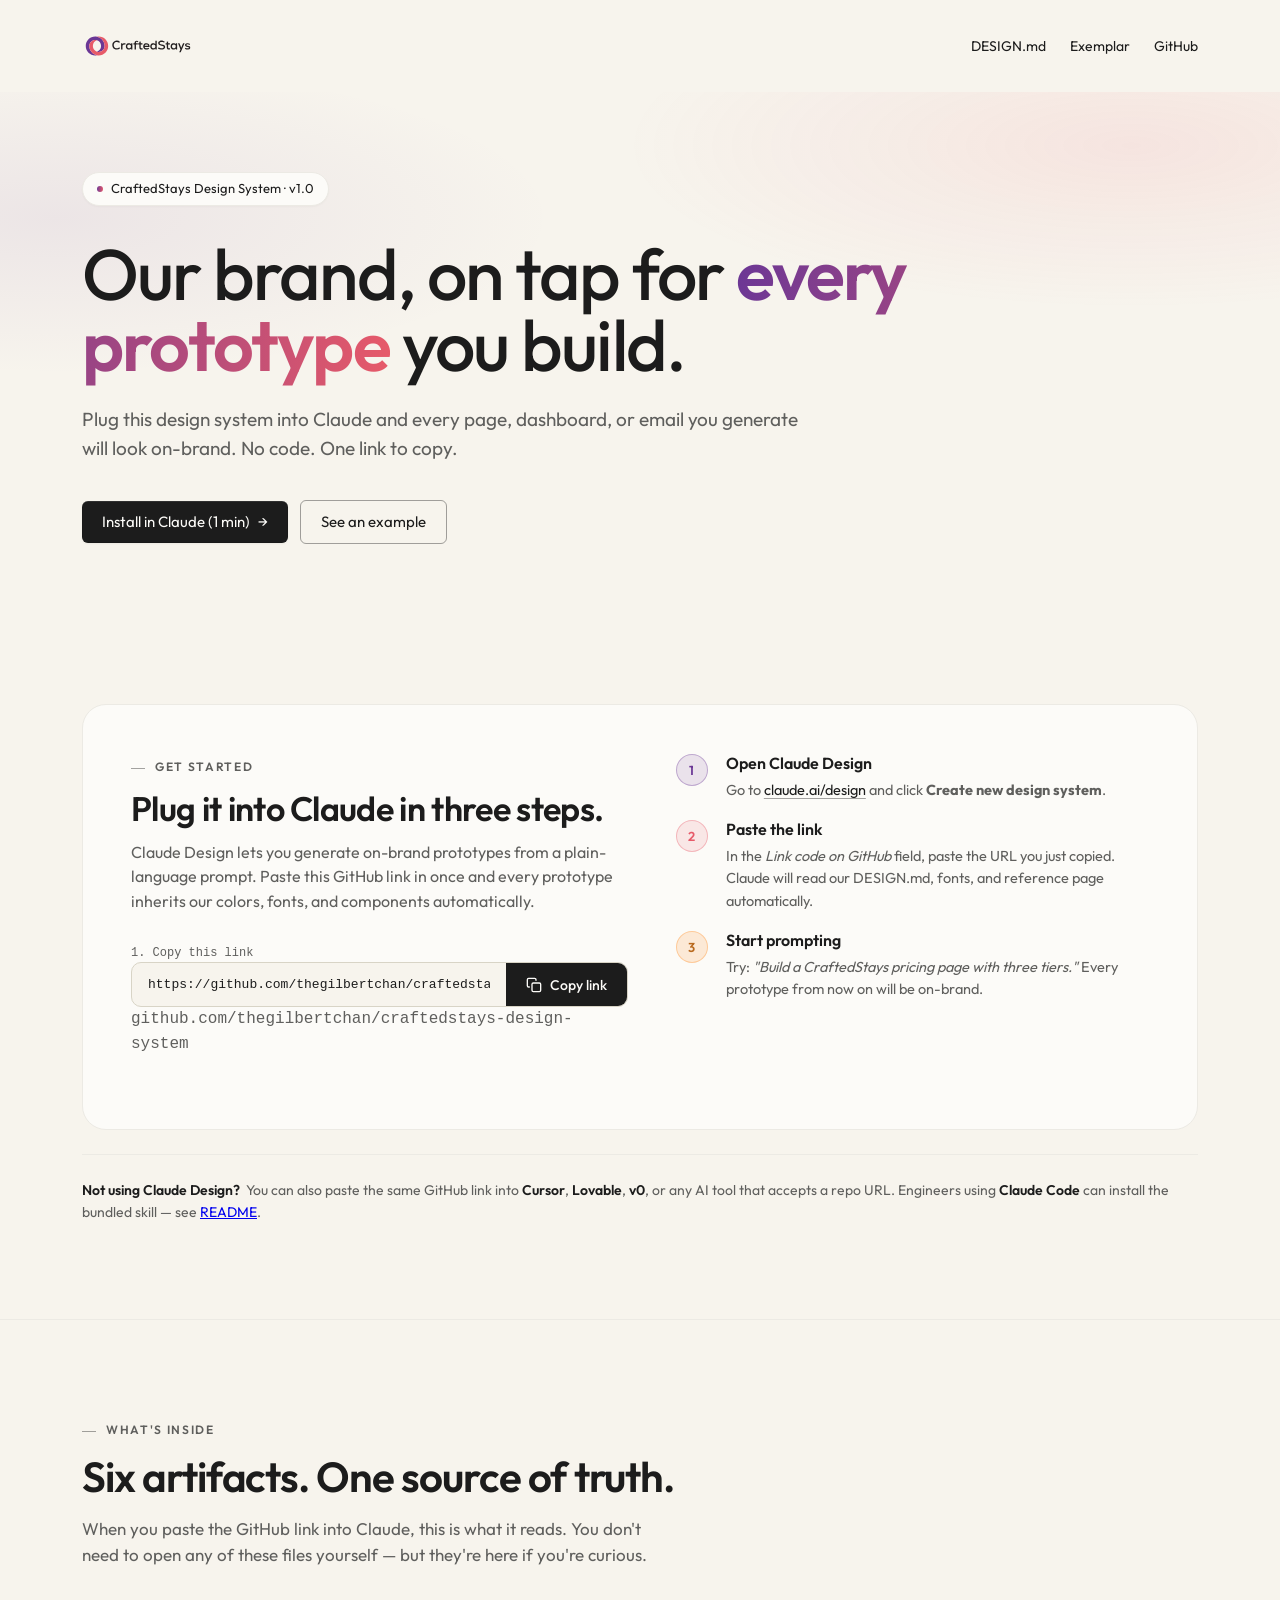
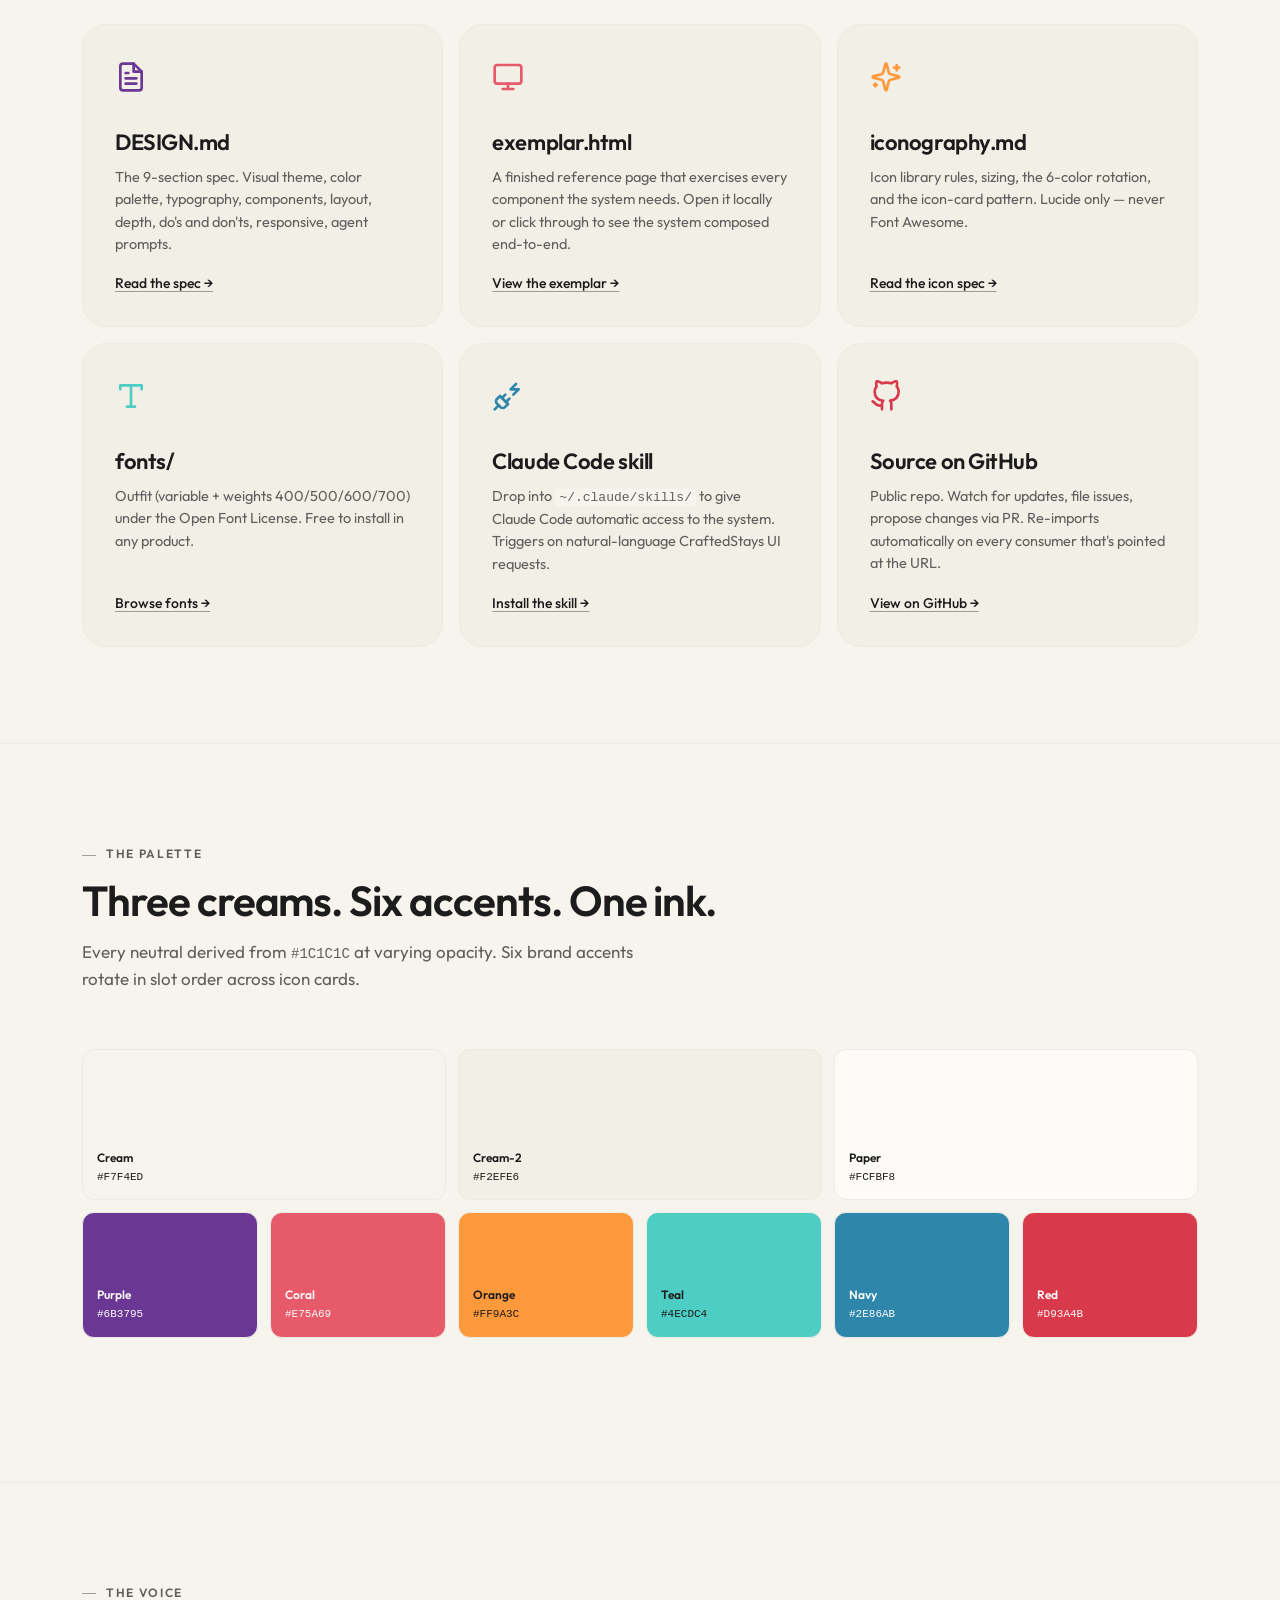
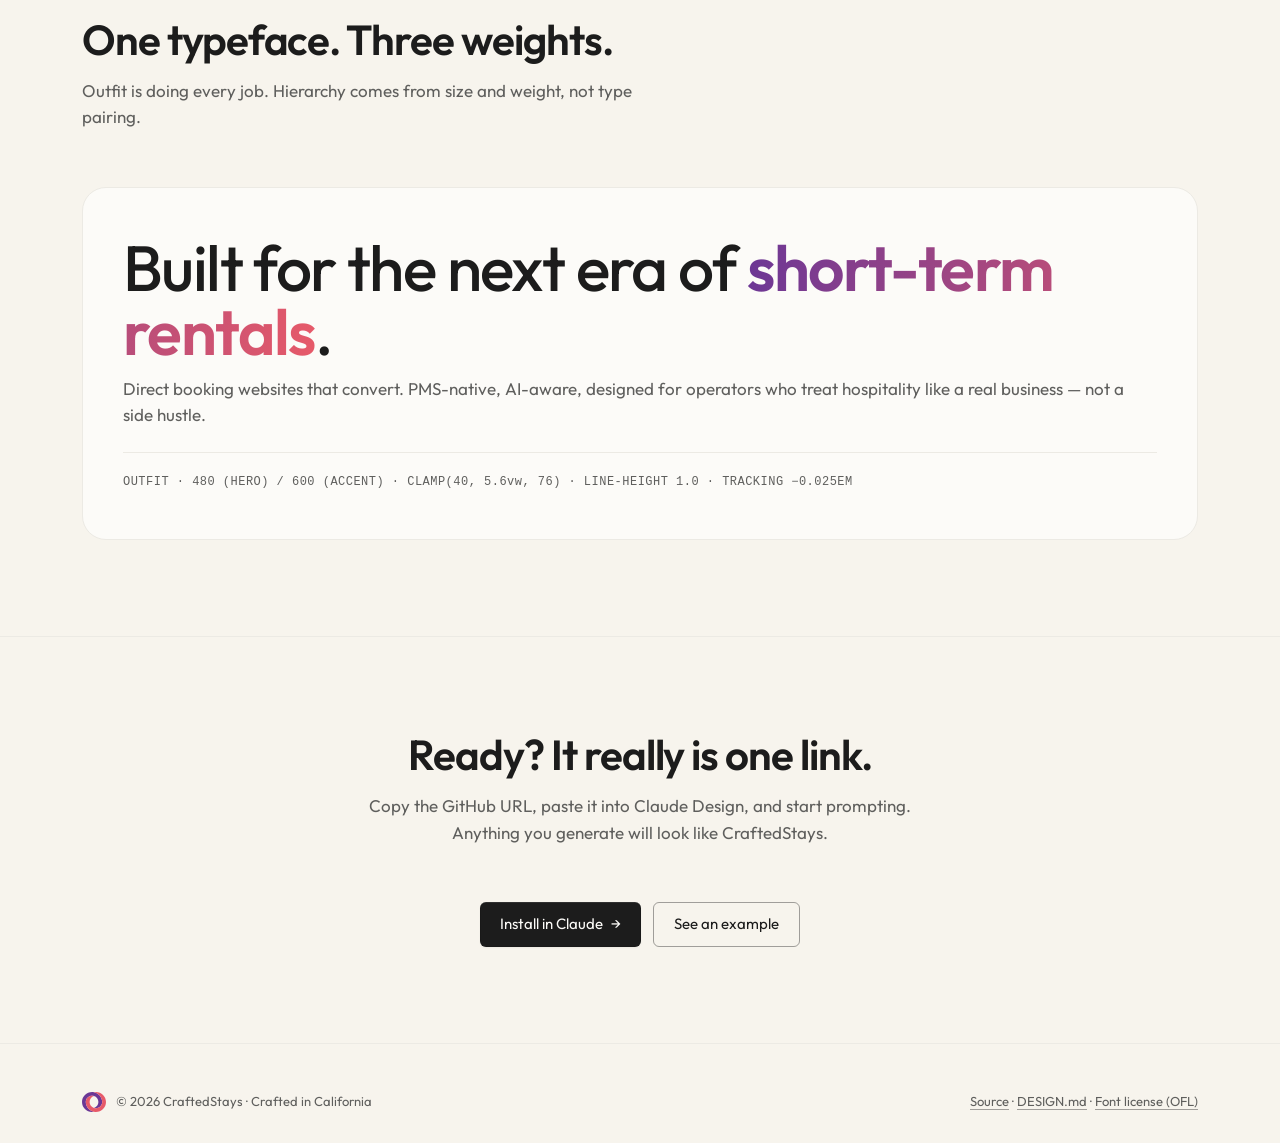
<file: index.html>
<!doctype html>
<html lang="en">
<head>
<meta charset="utf-8" />
<meta name="viewport" content="width=device-width, initial-scale=1" />
<title>CraftedStays Design System</title>
<meta name="description" content="The locked visual language for CraftedStays. Warm cream parchment + Outfit sans + Lucide icons + purple/coral brand identity. DESIGN.md + exemplar + fonts.">
<link rel="preconnect" href="https://fonts.googleapis.com">
<link rel="preconnect" href="https://fonts.gstatic.com" crossorigin>
<link href="https://fonts.googleapis.com/css2?family=Outfit:wght@400;500;600;700&display=swap" rel="stylesheet">
<style>
  :root{
    --cream:#F7F4ED;
    --cream-2:#F2EFE6;
    --paper:#FCFBF8;
    --ink:#1C1C1C;
    --ink-60:#5F5F5D;
    --ink-40:rgba(28,28,28,0.40);
    --line:#ECEAE4;
    --line-strong:#D8D4C6;
    --purple:#6B3795;
    --coral:#E75A69;
    --orange:#FF9A3C;
    --teal:#4ECDC4;
    --navy:#2E86AB;
    --red:#D93A4B;
    --grad: linear-gradient(95deg, #6B3795 0%, #E75A69 100%);
    --max:1180px;
  }
  *{box-sizing:border-box}
  html,body{margin:0;padding:0}
  body{
    font-family:'Outfit',ui-sans-serif,system-ui,sans-serif;
    background:var(--cream);
    color:var(--ink);
    -webkit-font-smoothing:antialiased;
    line-height:1.5;
  }
  .wrap{max-width:var(--max);margin:0 auto;padding:0 32px}

  /* Nav */
  .nav{padding:24px 0}
  .nav-inner{display:flex;align-items:center;justify-content:space-between;height:44px}
  .logo{display:flex;align-items:center}
  .logo img{height:28px;width:auto;display:block}
  .nav-links{display:flex;gap:24px;align-items:center}
  .nav a{color:var(--ink);text-decoration:none;font-size:14px;font-weight:400}
  .nav a:hover{text-decoration:underline;text-underline-offset:3px}

  /* Buttons */
  .btn{display:inline-flex;align-items:center;gap:8px;padding:10px 20px;border-radius:6px;font-weight:400;font-size:15px;text-decoration:none;border:none;transition:opacity .15s ease;line-height:1.5}
  .btn-primary{background:var(--ink);color:var(--paper);box-shadow:inset 0 0.5px 0 0 rgba(255,255,255,.2),inset 0 0 0 0.5px rgba(0,0,0,.2),0 1px 2px 0 rgba(0,0,0,.05)}
  .btn-primary:hover{opacity:.9}
  .btn-ghost{background:transparent;color:var(--ink);border:1px solid var(--ink-40)}
  .btn-ghost:hover{background:rgba(28,28,28,0.04)}
  .btn-arrow::after{content:"→";transition:transform .15s ease}
  .btn-arrow:hover::after{transform:translateX(2px)}

  /* Hero */
  .hero{padding:80px 0 96px;position:relative;overflow:hidden}
  .hero::before{content:"";position:absolute;inset:-10% -10% 0;background:radial-gradient(55% 45% at 82% 18%,rgba(231,90,105,0.10),transparent 60%),radial-gradient(50% 40% at 12% 30%,rgba(107,55,149,0.08),transparent 65%);pointer-events:none}
  .hero .wrap{position:relative;z-index:2}
  .hero-eyebrow{display:inline-flex;align-items:center;gap:8px;padding:6px 14px;border-radius:999px;background:var(--paper);border:1px solid var(--line);font-size:13px;font-weight:400;color:var(--ink);margin-bottom:32px;box-shadow:0 1px 2px rgba(0,0,0,.03)}
  .hero-eyebrow::before{content:"";width:6px;height:6px;border-radius:50%;background:var(--grad)}
  h1{font-family:'Outfit';font-weight:480;font-size:clamp(40px,5.6vw,76px);line-height:1.0;letter-spacing:-0.025em;margin:0 0 24px;max-width:18ch;color:var(--ink)}
  h1 .accent{font-weight:600;background:var(--grad);-webkit-background-clip:text;background-clip:text;-webkit-text-fill-color:transparent;color:transparent}
  .hero-sub{font-size:19px;line-height:1.55;color:var(--ink-60);max-width:60ch;margin:0 0 36px;font-weight:400}
  .hero-cta{display:flex;gap:12px;align-items:center;flex-wrap:wrap}

  /* Install (no-code, copy-paste) */
  .install{padding:64px 0 96px}
  .install-card{background:var(--paper);border:1px solid var(--line);border-radius:24px;padding:40px;display:grid;grid-template-columns:1fr;gap:36px}
  @media (min-width:880px){.install-card{grid-template-columns:1.05fr 1fr;gap:48px;padding:48px}}
  .install-head h2{font-family:'Outfit';font-weight:600;font-size:clamp(26px,3vw,34px);line-height:1.1;letter-spacing:-0.02em;margin:0 0 12px}
  .install-head p{font-size:16px;color:var(--ink-60);line-height:1.55;margin:0 0 24px}
  .copy-row{display:flex;align-items:stretch;gap:0;border:1px solid var(--line-strong);border-radius:10px;background:var(--cream);overflow:hidden;max-width:100%}
  .copy-row input{flex:1;min-width:0;border:none;background:transparent;padding:14px 16px;font-family:ui-monospace,Menlo,monospace;font-size:13px;color:var(--ink);outline:none}
  .copy-row button{border:none;background:var(--ink);color:var(--paper);padding:0 20px;font-family:'Outfit';font-size:14px;font-weight:500;cursor:pointer;display:inline-flex;align-items:center;gap:8px;transition:opacity .15s ease}
  .copy-row button:hover{opacity:.9}
  .copy-row button.copied{background:var(--purple)}
  .copy-hint{font-size:12px;color:var(--ink-60);margin:10px 0 0;font-family:ui-monospace,Menlo,monospace}
  .steps{list-style:none;padding:0;margin:0;counter-reset:step;display:flex;flex-direction:column;gap:18px}
  .steps li{counter-increment:step;display:grid;grid-template-columns:36px 1fr;gap:14px;align-items:start}
  .steps li::before{content:counter(step);grid-column:1;width:30px;height:30px;border-radius:50%;background:var(--cream-2);border:1px solid var(--line-strong);display:inline-flex;align-items:center;justify-content:center;font-family:'Outfit';font-size:13px;font-weight:600;color:var(--ink);margin-top:1px}
  .steps li:nth-child(1)::before{background:rgba(107,55,149,0.12);border-color:rgba(107,55,149,0.35);color:var(--purple)}
  .steps li:nth-child(2)::before{background:rgba(231,90,105,0.12);border-color:rgba(231,90,105,0.35);color:var(--coral)}
  .steps li:nth-child(3)::before{background:rgba(255,154,60,0.18);border-color:rgba(255,154,60,0.4);color:#B96A1F}
  .steps .step-title{font-size:16px;font-weight:600;color:var(--ink);margin:0 0 4px;line-height:1.35}
  .steps .step-body{font-size:14.5px;color:var(--ink-60);line-height:1.55;margin:0}
  .steps a{color:var(--ink);text-decoration:underline;text-underline-offset:3px;text-decoration-color:var(--ink-40)}
  .steps a:hover{text-decoration-color:var(--ink)}
  .other-ways{margin-top:24px;padding-top:24px;border-top:1px solid var(--line);font-size:14px;color:var(--ink-60);line-height:1.6}
  .other-ways strong{color:var(--ink);font-weight:600}
  .other-ways code{font-family:ui-monospace,Menlo,monospace;font-size:13px;background:var(--cream);padding:1px 6px;border-radius:4px;border:1px solid var(--line)}

  /* Section */
  .section{padding:96px 0;border-top:1px solid var(--line)}
  .section-eyebrow{display:inline-block;font-size:12px;font-weight:600;letter-spacing:0.14em;text-transform:uppercase;color:var(--ink-60);margin-bottom:16px}
  .section-eyebrow::before{content:"";display:inline-block;width:14px;height:1px;background:var(--ink-40);vertical-align:middle;margin-right:10px}
  .section-title{font-family:'Outfit';font-weight:600;font-size:clamp(28px,3.6vw,42px);line-height:1.05;letter-spacing:-0.025em;margin:0 0 16px}
  .section-lede{font-size:17px;color:var(--ink-60);max-width:54ch;margin:0 0 56px;line-height:1.55}

  /* Asset cards */
  .grid{display:grid;grid-template-columns:repeat(3,1fr);gap:16px}
  @media (max-width:880px){.grid{grid-template-columns:1fr}}
  .card{background:var(--cream-2);border:1px solid var(--line);border-radius:24px;padding:36px 32px 32px;transition:border-color .15s ease;text-decoration:none;color:inherit;display:flex;flex-direction:column}
  .card:hover{border-color:var(--line-strong)}
  .card .icon{width:32px;height:32px;display:flex;align-items:center;justify-content:center;margin-bottom:36px}
  .card .icon svg{width:32px;height:32px;display:block}
  .card:nth-child(1) .icon{color:var(--purple)}
  .card:nth-child(2) .icon{color:var(--coral)}
  .card:nth-child(3) .icon{color:var(--orange)}
  .card:nth-child(4) .icon{color:var(--teal)}
  .card:nth-child(5) .icon{color:var(--navy)}
  .card:nth-child(6) .icon{color:var(--red)}
  .card h3{font-family:'Outfit';font-weight:600;font-size:22px;line-height:1.2;letter-spacing:-0.02em;margin:0 0 10px}
  .card p{font-size:14.5px;color:var(--ink-60);line-height:1.55;margin:0 0 18px;flex:1}
  .card-link{font-size:14px;color:var(--ink);text-decoration:underline;text-underline-offset:3px;text-decoration-color:var(--ink-40);font-weight:500}
  .card:hover .card-link{text-decoration-color:var(--ink)}

  /* Tokens swatches */
  .tokens{display:grid;grid-template-columns:repeat(6,1fr);gap:12px;margin-bottom:48px}
  @media (max-width:680px){.tokens{grid-template-columns:repeat(3,1fr)}}
  .tok{aspect-ratio:1.4/1;border-radius:12px;border:1px solid var(--line);display:flex;flex-direction:column;justify-content:flex-end;padding:14px;font-size:11px;font-family:ui-monospace,Menlo,monospace;color:var(--paper)}
  .tok span{display:block;font-weight:600;font-size:12px;margin-bottom:2px;font-family:'Outfit'}
  .tok-1{background:var(--purple)}
  .tok-2{background:var(--coral)}
  .tok-3{background:var(--orange);color:var(--ink)}
  .tok-4{background:var(--teal);color:var(--ink)}
  .tok-5{background:var(--navy)}
  .tok-6{background:var(--red)}
  .tok-cream-row{display:grid;grid-template-columns:repeat(3,1fr);gap:12px}
  .tok-cream{aspect-ratio:2.4/1;border-radius:12px;border:1px solid var(--line);display:flex;flex-direction:column;justify-content:flex-end;padding:14px;font-family:ui-monospace,Menlo,monospace;font-size:11px;color:var(--ink)}
  .tok-cream span{display:block;font-weight:600;font-size:12px;margin-bottom:2px;font-family:'Outfit'}
  .tok-cream.t-cream{background:var(--cream)}
  .tok-cream.t-cream-2{background:var(--cream-2)}
  .tok-cream.t-paper{background:var(--paper)}

  /* Type sample */
  .type-sample{background:var(--paper);border:1px solid var(--line);border-radius:24px;padding:48px 40px}
  .type-sample h2{font-family:'Outfit';font-weight:480;font-size:64px;line-height:1.0;letter-spacing:-0.025em;margin:0 0 12px}
  .type-sample h2 .accent{font-weight:600;background:var(--grad);-webkit-background-clip:text;background-clip:text;-webkit-text-fill-color:transparent}
  .type-sample p{font-size:17px;color:var(--ink-60);line-height:1.55;margin:0 0 8px}
  .type-sample .meta{font-size:12px;color:var(--ink-60);font-family:ui-monospace,Menlo,monospace;letter-spacing:0.04em;margin-top:24px;padding-top:20px;border-top:1px solid var(--line)}

  /* Footer */
  .foot{padding:48px 0 32px;border-top:1px solid var(--line);font-size:13px;color:var(--ink-60)}
  .foot-inner{display:flex;align-items:center;justify-content:space-between;gap:24px;flex-wrap:wrap}
  .foot-mark{display:flex;align-items:center;gap:10px}
  .foot-mark img{height:20px;width:auto;display:block}
  .foot a{color:var(--ink-60);text-decoration:underline;text-underline-offset:3px;text-decoration-color:var(--ink-40)}
  .foot a:hover{color:var(--ink)}
</style>
</head>
<body>
<header class="nav">
  <div class="wrap nav-inner">
    <a href="/" class="logo" aria-label="CraftedStays"><img src="lg_dark.svg" alt="CraftedStays"></a>
    <div class="nav-links">
      <a href="DESIGN.md">DESIGN.md</a>
      <a href="exemplar.html">Exemplar</a>
      <a href="https://github.com/thegilbertchan/craftedstays-design-system">GitHub</a>
    </div>
  </div>
</header>

<section class="hero">
  <div class="wrap">
    <div class="hero-eyebrow">CraftedStays Design System · v1.0</div>
    <h1>Our brand, on tap for <span class="accent">every prototype</span> you build.</h1>
    <p class="hero-sub">Plug this design system into Claude and every page, dashboard, or email you generate will look on-brand. No code. One link to copy.</p>
    <div class="hero-cta">
      <a href="#install" class="btn btn-primary btn-arrow">Install in Claude (1 min)</a>
      <a href="exemplar.html" class="btn btn-ghost">See an example</a>
    </div>
  </div>
</section>

<section class="install" id="install">
  <div class="wrap">
    <div class="install-card">
      <div class="install-head">
        <div class="section-eyebrow" style="margin-bottom:14px">Get started</div>
        <h2>Plug it into Claude in three steps.</h2>
        <p>Claude Design lets you generate on-brand prototypes from a plain-language prompt. Paste this GitHub link in once and every prototype inherits our colors, fonts, and components automatically.</p>
        <label class="copy-hint" for="repo-url">1. Copy this link</label>
        <div class="copy-row">
          <input id="repo-url" type="text" readonly value="https://github.com/thegilbertchan/craftedstays-design-system" aria-label="GitHub repo URL">
          <button id="copy-btn" type="button" aria-label="Copy GitHub URL">
            <svg xmlns="http://www.w3.org/2000/svg" width="16" height="16" viewBox="0 0 24 24" fill="none" stroke="currentColor" stroke-width="2" stroke-linecap="round" stroke-linejoin="round"><rect x="9" y="9" width="13" height="13" rx="2" ry="2"/><path d="M5 15H4a2 2 0 0 1-2-2V4a2 2 0 0 1 2-2h9a2 2 0 0 1 2 2v1"/></svg>
            <span id="copy-label">Copy link</span>
          </button>
        </div>
        <p class="copy-hint">github.com/thegilbertchan/craftedstays-design-system</p>
      </div>
      <ol class="steps">
        <li>
          <div>
            <p class="step-title">Open Claude Design</p>
            <p class="step-body">Go to <a href="https://claude.ai/design" target="_blank" rel="noopener">claude.ai/design</a> and click <strong>Create new design system</strong>.</p>
          </div>
        </li>
        <li>
          <div>
            <p class="step-title">Paste the link</p>
            <p class="step-body">In the <em>Link code on GitHub</em> field, paste the URL you just copied. Claude will read our DESIGN.md, fonts, and reference page automatically.</p>
          </div>
        </li>
        <li>
          <div>
            <p class="step-title">Start prompting</p>
            <p class="step-body">Try: <em>"Build a CraftedStays pricing page with three tiers."</em> Every prototype from now on will be on-brand.</p>
          </div>
        </li>
      </ol>
    </div>
    <div class="other-ways">
      <strong>Not using Claude Design?</strong> &nbsp;You can also paste the same GitHub link into <strong>Cursor</strong>, <strong>Lovable</strong>, <strong>v0</strong>, or any AI tool that accepts a repo URL. Engineers using <strong>Claude Code</strong> can install the bundled skill — see <a href="https://github.com/thegilbertchan/craftedstays-design-system#-for-claude-code-cli" target="_blank" rel="noopener">README</a>.
    </div>
  </div>
</section>

<section class="section">
  <div class="wrap">
    <div class="section-eyebrow">What's inside</div>
    <h2 class="section-title">Six artifacts. One source of truth.</h2>
    <p class="section-lede">When you paste the GitHub link into Claude, this is what it reads. You don't need to open any of these files yourself — but they're here if you're curious.</p>
    <div class="grid">
      <a href="DESIGN.md" class="card">
        <div class="icon"><svg xmlns="http://www.w3.org/2000/svg" viewBox="0 0 24 24" fill="none" stroke="currentColor" stroke-width="2" stroke-linecap="round" stroke-linejoin="round"><path d="M14 2H6a2 2 0 0 0-2 2v16a2 2 0 0 0 2 2h12a2 2 0 0 0 2-2V8z"/><polyline points="14 2 14 8 20 8"/><line x1="16" y1="13" x2="8" y2="13"/><line x1="16" y1="17" x2="8" y2="17"/><polyline points="10 9 9 9 8 9"/></svg></div>
        <h3>DESIGN.md</h3>
        <p>The 9-section spec. Visual theme, color palette, typography, components, layout, depth, do's and don'ts, responsive, agent prompts.</p>
        <span class="card-link">Read the spec →</span>
      </a>
      <a href="exemplar.html" class="card">
        <div class="icon"><svg xmlns="http://www.w3.org/2000/svg" viewBox="0 0 24 24" fill="none" stroke="currentColor" stroke-width="2" stroke-linecap="round" stroke-linejoin="round"><rect x="2" y="3" width="20" height="14" rx="2" ry="2"/><line x1="8" y1="21" x2="16" y2="21"/><line x1="12" y1="17" x2="12" y2="21"/></svg></div>
        <h3>exemplar.html</h3>
        <p>A finished reference page that exercises every component the system needs. Open it locally or click through to see the system composed end-to-end.</p>
        <span class="card-link">View the exemplar →</span>
      </a>
      <a href="iconography.md" class="card">
        <div class="icon"><svg xmlns="http://www.w3.org/2000/svg" viewBox="0 0 24 24" fill="none" stroke="currentColor" stroke-width="2" stroke-linecap="round" stroke-linejoin="round"><path d="M9.937 15.5A2 2 0 0 0 8.5 14.063l-6.135-1.582a.5.5 0 0 1 0-.962L8.5 9.936A2 2 0 0 0 9.937 8.5l1.582-6.135a.5.5 0 0 1 .963 0L14.063 8.5A2 2 0 0 0 15.5 9.937l6.135 1.581a.5.5 0 0 1 0 .964L15.5 14.063a2 2 0 0 0-1.437 1.437l-1.582 6.135a.5.5 0 0 1-.963 0z"/><path d="M20 3v4"/><path d="M22 5h-4"/><path d="M4 17v2"/><path d="M5 18H3"/></svg></div>
        <h3>iconography.md</h3>
        <p>Icon library rules, sizing, the 6-color rotation, and the icon-card pattern. Lucide only — never Font Awesome.</p>
        <span class="card-link">Read the icon spec →</span>
      </a>
      <a href="fonts/" class="card">
        <div class="icon"><svg xmlns="http://www.w3.org/2000/svg" viewBox="0 0 24 24" fill="none" stroke="currentColor" stroke-width="2" stroke-linecap="round" stroke-linejoin="round"><polyline points="4 7 4 4 20 4 20 7"/><line x1="9" y1="20" x2="15" y2="20"/><line x1="12" y1="4" x2="12" y2="20"/></svg></div>
        <h3>fonts/</h3>
        <p>Outfit (variable + weights 400/500/600/700) under the Open Font License. Free to install in any product.</p>
        <span class="card-link">Browse fonts →</span>
      </a>
      <a href="skill/" class="card">
        <div class="icon"><svg xmlns="http://www.w3.org/2000/svg" viewBox="0 0 24 24" fill="none" stroke="currentColor" stroke-width="2" stroke-linecap="round" stroke-linejoin="round"><path d="M6.3 20.3a2.4 2.4 0 0 0 3.4 0L12 18l-6-6-2.3 2.3a2.4 2.4 0 0 0 0 3.4Z"/><path d="m2 22 3-3"/><path d="M7.5 13.5 10 11"/><path d="M10.5 16.5 13 14"/><path d="m18 3-4 4h6l-4 4"/></svg></div>
        <h3>Claude Code skill</h3>
        <p>Drop into <code style="font-size:13px;background:var(--cream);padding:1px 4px;border-radius:3px">~/.claude/skills/</code> to give Claude Code automatic access to the system. Triggers on natural-language CraftedStays UI requests.</p>
        <span class="card-link">Install the skill →</span>
      </a>
      <a href="https://github.com/thegilbertchan/craftedstays-design-system" class="card">
        <div class="icon"><svg xmlns="http://www.w3.org/2000/svg" viewBox="0 0 24 24" fill="none" stroke="currentColor" stroke-width="2" stroke-linecap="round" stroke-linejoin="round"><path d="M9 19c-5 1.5-5-2.5-7-3m14 6v-3.87a3.37 3.37 0 0 0-.94-2.61c3.14-.35 6.44-1.54 6.44-7A5.44 5.44 0 0 0 20 4.77 5.07 5.07 0 0 0 19.91 1S18.73.65 16 2.48a13.38 13.38 0 0 0-7 0C6.27.65 5.09 1 5.09 1A5.07 5.07 0 0 0 5 4.77a5.44 5.44 0 0 0-1.5 3.78c0 5.42 3.3 6.61 6.44 7A3.37 3.37 0 0 0 9 18.13V22"/></svg></div>
        <h3>Source on GitHub</h3>
        <p>Public repo. Watch for updates, file issues, propose changes via PR. Re-imports automatically on every consumer that's pointed at the URL.</p>
        <span class="card-link">View on GitHub →</span>
      </a>
    </div>
  </div>
</section>

<section class="section">
  <div class="wrap">
    <div class="section-eyebrow">The palette</div>
    <h2 class="section-title">Three creams. Six accents. One ink.</h2>
    <p class="section-lede">Every neutral derived from <code style="font-family:ui-monospace,Menlo,monospace;font-size:14px">#1C1C1C</code> at varying opacity. Six brand accents rotate in slot order across icon cards.</p>
    <div class="tok-cream-row" style="margin-bottom:12px">
      <div class="tok-cream t-cream"><span>Cream</span>#F7F4ED</div>
      <div class="tok-cream t-cream-2"><span>Cream-2</span>#F2EFE6</div>
      <div class="tok-cream t-paper"><span>Paper</span>#FCFBF8</div>
    </div>
    <div class="tokens">
      <div class="tok tok-1"><span>Purple</span>#6B3795</div>
      <div class="tok tok-2"><span>Coral</span>#E75A69</div>
      <div class="tok tok-3"><span>Orange</span>#FF9A3C</div>
      <div class="tok tok-4"><span>Teal</span>#4ECDC4</div>
      <div class="tok tok-5"><span>Navy</span>#2E86AB</div>
      <div class="tok tok-6"><span>Red</span>#D93A4B</div>
    </div>
  </div>
</section>

<section class="section">
  <div class="wrap">
    <div class="section-eyebrow">The voice</div>
    <h2 class="section-title">One typeface. Three weights.</h2>
    <p class="section-lede">Outfit is doing every job. Hierarchy comes from size and weight, not type pairing.</p>
    <div class="type-sample">
      <h2>Built for the next era of <span class="accent">short-term rentals</span>.</h2>
      <p>Direct booking websites that convert. PMS-native, AI-aware, designed for operators who treat hospitality like a real business — not a side hustle.</p>
      <div class="meta">OUTFIT · 480 (HERO) / 600 (ACCENT) · CLAMP(40, 5.6vw, 76) · LINE-HEIGHT 1.0 · TRACKING −0.025EM</div>
    </div>
  </div>
</section>

<section class="section">
  <div class="wrap" style="text-align:center">
    <h2 class="section-title">Ready? It really is one link.</h2>
    <p class="section-lede" style="margin-left:auto;margin-right:auto">Copy the GitHub URL, paste it into Claude Design, and start prompting. Anything you generate will look like CraftedStays.</p>
    <div style="display:flex;gap:12px;justify-content:center;flex-wrap:wrap">
      <a href="#install" class="btn btn-primary btn-arrow">Install in Claude</a>
      <a href="exemplar.html" class="btn btn-ghost">See an example</a>
    </div>
  </div>
</section>

<footer class="foot">
  <div class="wrap foot-inner">
    <div class="foot-mark">
      <img src="mark_dark.svg" alt="CraftedStays">
      <span>© 2026 CraftedStays · Crafted in California</span>
    </div>
    <div>
      <a href="https://github.com/thegilbertchan/craftedstays-design-system">Source</a> ·
      <a href="DESIGN.md">DESIGN.md</a> ·
      <a href="fonts/OFL.txt">Font license (OFL)</a>
    </div>
  </div>
</footer>
<script>
  (function(){
    var btn=document.getElementById('copy-btn');
    var input=document.getElementById('repo-url');
    var label=document.getElementById('copy-label');
    if(!btn||!input||!label)return;
    btn.addEventListener('click',function(){
      var done=function(){
        btn.classList.add('copied');
        label.textContent='Copied';
        setTimeout(function(){btn.classList.remove('copied');label.textContent='Copy link';},1800);
      };
      if(navigator.clipboard&&navigator.clipboard.writeText){
        navigator.clipboard.writeText(input.value).then(done).catch(function(){
          input.select();document.execCommand('copy');done();
        });
      }else{
        input.select();document.execCommand('copy');done();
      }
    });
  })();
</script>
</body>
</html>
</file>
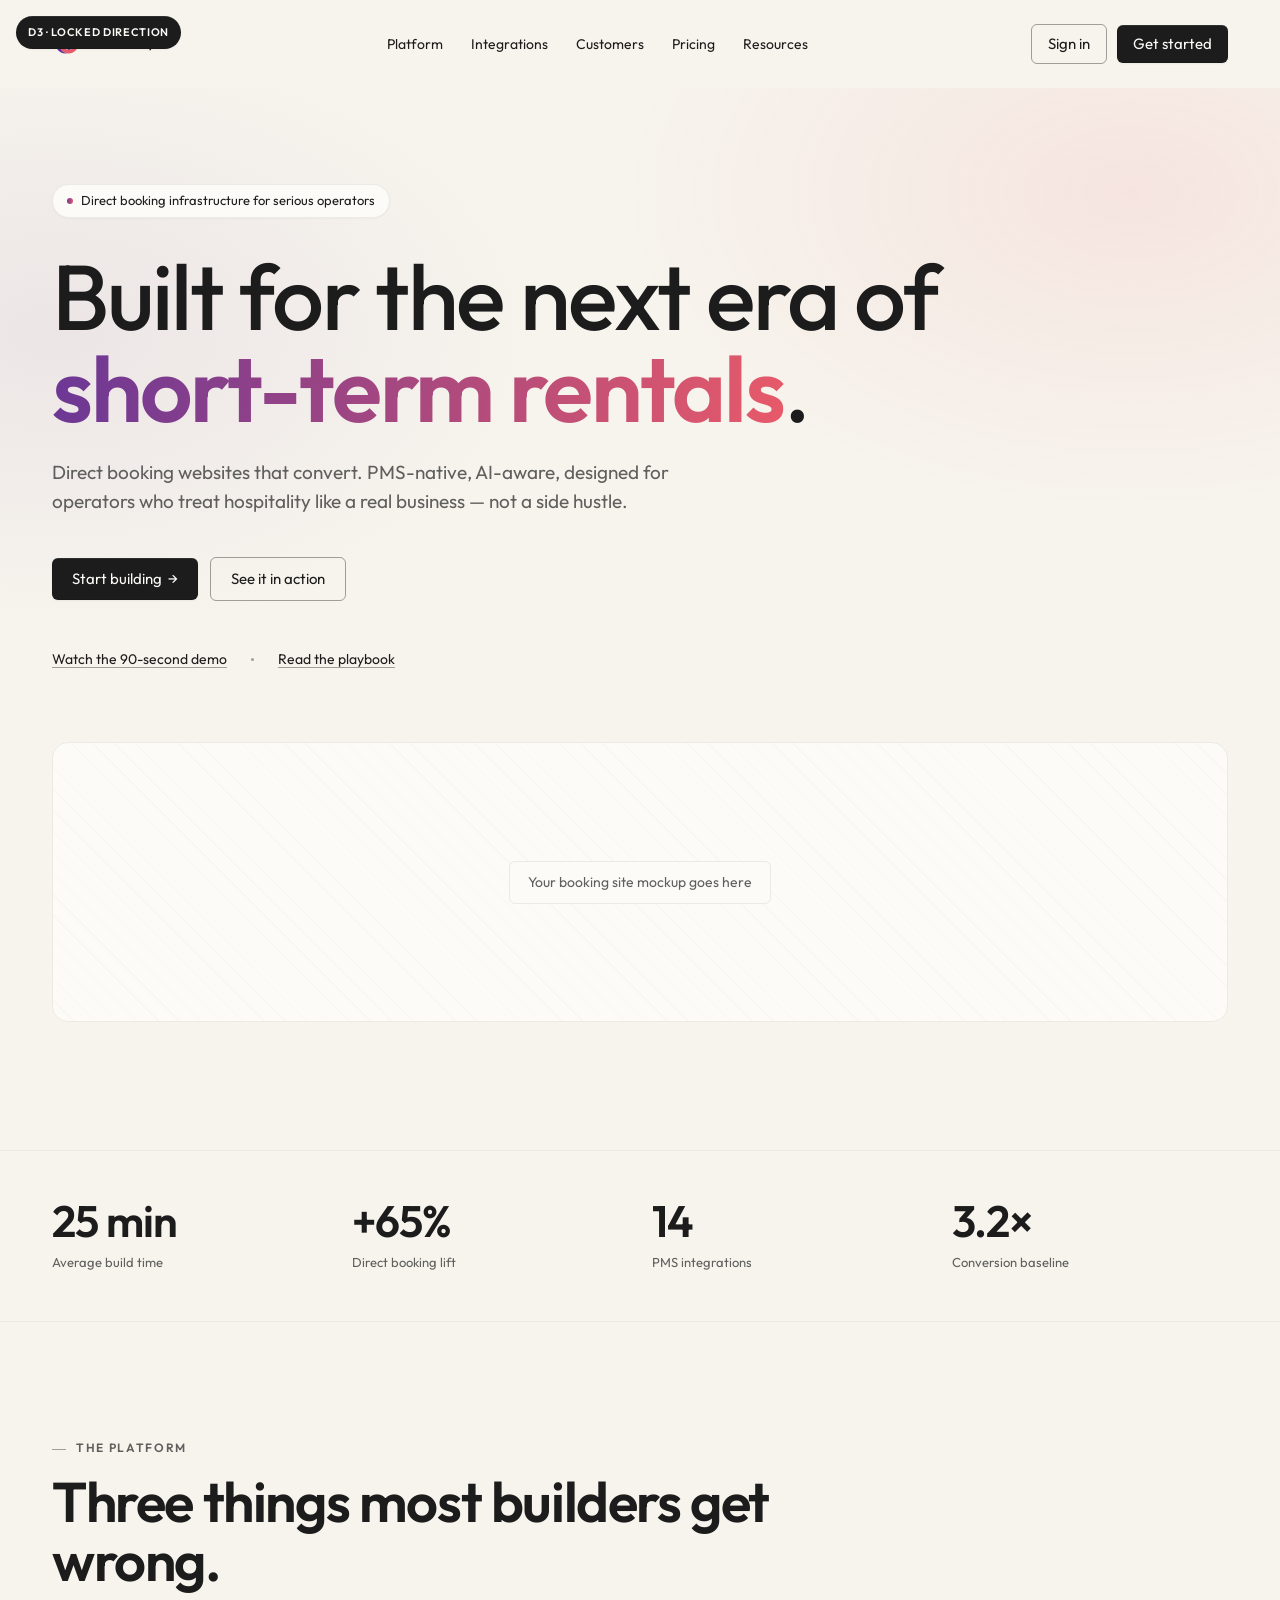
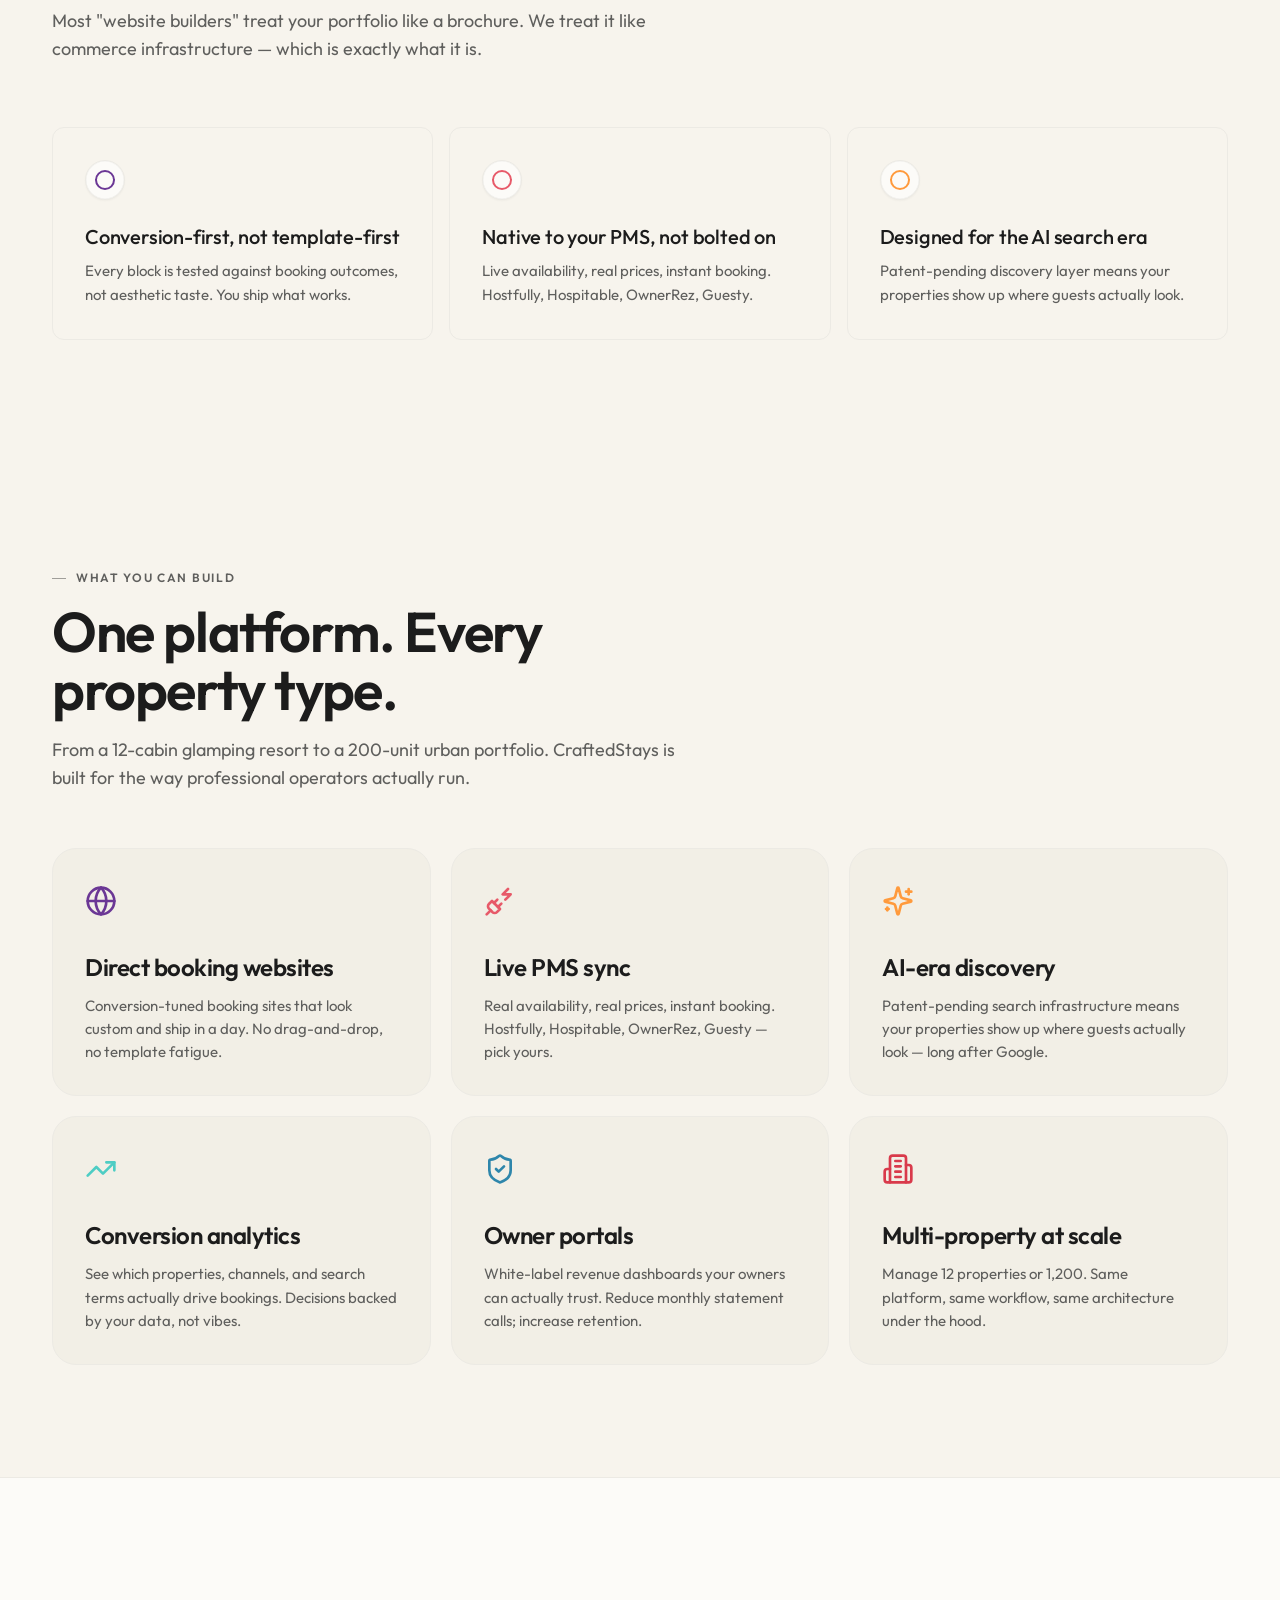
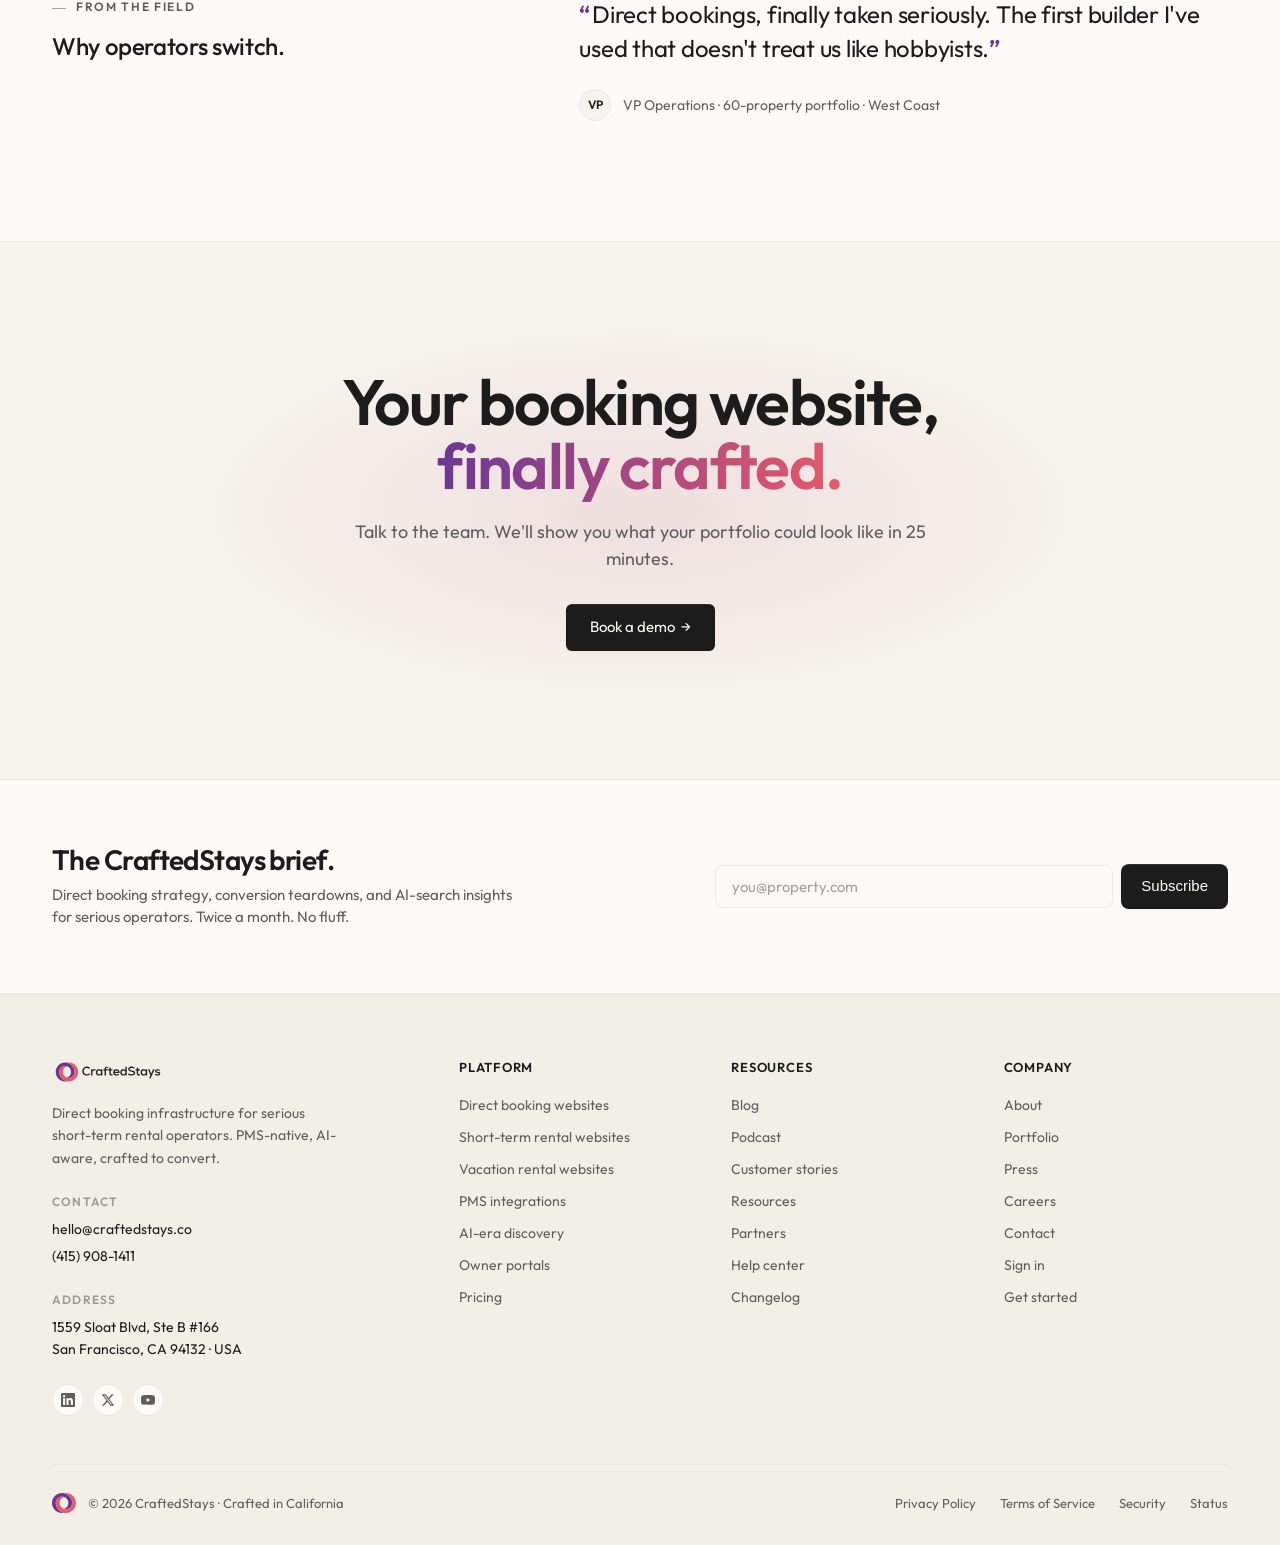
<file: exemplar.html>
<!doctype html>
<html lang="en">
<head>
<meta charset="utf-8" />
<meta name="viewport" content="width=device-width, initial-scale=1" />
<title>CraftedStays — Direction D3: Locked</title>
<link rel="preconnect" href="https://fonts.googleapis.com">
<link rel="preconnect" href="https://fonts.gstatic.com" crossorigin>
<link href="https://fonts.googleapis.com/css2?family=Outfit:wght@400;500;600;700&display=swap" rel="stylesheet">
<style>
  :root{
    --cream:#F7F4ED;
    --cream-2:#F2EFE6;
    --paper:#FCFBF8;
    --ink:#1C1C1C;
    --ink-83:rgba(28,28,28,0.83);
    --ink-60:#5F5F5D;
    --ink-40:rgba(28,28,28,0.40);
    --ink-12:rgba(28,28,28,0.12);
    --ink-04:rgba(28,28,28,0.04);
    --line:#ECEAE4;
    --line-strong:#D8D4C6;
    --purple:#6B3795;
    --coral:#E75A69;
    --orange:#FF9A3C;
    --grad: linear-gradient(95deg, #6B3795 0%, #E75A69 100%);
    --max:1240px;

    /* Icon-card accent colors (rotates 1→6 across grid) */
    --icon-1:#6B3795; /* deep purple — logo */
    --icon-2:#E75A69; /* coral — logo */
    --icon-3:#FF9A3C; /* bright orange */
    --icon-4:#4ECDC4; /* teal mint */
    --icon-5:#2E86AB; /* deep navy */
    --icon-6:#D93A4B; /* deep red */
  }
  *{box-sizing:border-box}
  html,body{margin:0;padding:0}
  body{
    font-family:'Outfit',ui-sans-serif,system-ui,sans-serif;
    background:var(--cream);
    color:var(--ink);
    -webkit-font-smoothing:antialiased;
    line-height:1.5;
  }
  .wrap{max-width:var(--max);margin:0 auto;padding:0 32px}

  .tag{position:fixed;top:16px;left:16px;background:var(--ink);color:var(--paper);font-size:11px;font-weight:600;letter-spacing:0.06em;text-transform:uppercase;padding:8px 12px;border-radius:999px;z-index:100;box-shadow:inset 0 0.5px 0 0 rgba(255,255,255,.2),inset 0 0 0 0.5px rgba(0,0,0,.2),0 1px 2px 0 rgba(0,0,0,.05)}

  /* Nav */
  .nav{padding:20px 0;background:var(--cream)}
  .nav-inner{display:flex;align-items:center;justify-content:space-between;height:48px}
  .logo{display:flex;align-items:center}
  .logo img{height:28px;width:auto;display:block}
  .nav-links{display:flex;gap:28px;list-style:none;margin:0;padding:0;font-size:14px;font-weight:400}
  .nav-links a{color:var(--ink);text-decoration:none}
  .nav-links a:hover{text-decoration:underline}
  .nav-cta{display:flex;gap:10px;align-items:center}

  /* Buttons */
  .btn{display:inline-flex;align-items:center;gap:6px;padding:8px 16px;border-radius:6px;font-weight:400;font-size:15px;text-decoration:none;border:none;transition:opacity .15s ease;line-height:1.5}
  .btn-primary{background:var(--ink);color:var(--paper);box-shadow:inset 0 0.5px 0 0 rgba(255,255,255,.2),inset 0 0 0 0.5px rgba(0,0,0,.2),0 1px 2px 0 rgba(0,0,0,.05)}
  .btn-primary:active{opacity:.8}
  .btn-ghost{background:transparent;color:var(--ink);border:1px solid var(--ink-40)}
  .btn-ghost:active{opacity:.8}
  .btn-arrow::after{content:"→";transition:transform .15s ease}
  .btn-arrow:hover::after{transform:translateX(2px)}

  .link-inline{color:var(--ink);text-decoration:underline;text-underline-offset:3px;text-decoration-color:var(--ink-40);text-decoration-thickness:1px;font-size:14px;font-weight:400;transition:text-decoration-color .15s ease}
  .link-inline:hover{text-decoration-color:var(--ink)}

  /* Hero — softer 2-color wash */
  .hero{padding:96px 0 128px;position:relative;overflow:hidden}
  .hero::before{content:"";position:absolute;inset:-10% -10% 0;background:radial-gradient(55% 45% at 82% 18%,rgba(231,90,105,0.10),transparent 60%),radial-gradient(50% 40% at 12% 30%,rgba(107,55,149,0.08),transparent 65%);pointer-events:none}
  .hero .wrap{position:relative;z-index:2}
  .hero-eyebrow{display:inline-flex;align-items:center;gap:8px;padding:6px 14px;border-radius:999px;background:var(--paper);border:1px solid var(--line);font-size:13px;font-weight:400;color:var(--ink);margin-bottom:32px;box-shadow:0 1px 2px rgba(0,0,0,.03)}
  .hero-eyebrow::before{content:"";width:6px;height:6px;border-radius:50%;background:var(--grad)}
  h1.hero-h1{
    font-family:'Outfit';
    font-weight:480;
    font-size:clamp(48px,7.2vw,96px);
    line-height:1;
    letter-spacing:-0.025em;
    margin:0 0 24px;
    max-width:18ch;
    color:var(--ink);
  }
  h1.hero-h1 .accent{font-weight:600;background:var(--grad);-webkit-background-clip:text;background-clip:text;-webkit-text-fill-color:transparent;color:transparent}
  .hero-sub{font-size:19px;line-height:1.55;color:var(--ink-60);max-width:58ch;margin:0 0 40px;font-weight:400}
  .hero-cta{display:flex;gap:12px;align-items:center;flex-wrap:wrap}
  .hero-cta .btn{padding:10px 20px;font-size:15px}
  .hero-meta{margin-top:48px;display:flex;gap:24px;align-items:center;font-size:13px;color:var(--ink-60)}
  .hero-meta .dot{width:3px;height:3px;border-radius:50%;background:var(--ink-40)}

  .hero-mockup{margin-top:72px;background:var(--paper);border:1px solid var(--line);border-radius:16px;padding:24px;display:flex;gap:16px;align-items:center;justify-content:center;color:var(--ink-60);font-size:14px;height:280px;position:relative;overflow:hidden}
  .hero-mockup::before{content:"";position:absolute;inset:0;background:repeating-linear-gradient(45deg,transparent,transparent 14px,var(--ink-04) 14px,var(--ink-04) 15px);opacity:.5}
  .hero-mockup span{position:relative;background:var(--paper);padding:10px 18px;border-radius:6px;border:1px solid var(--line)}

  /* Stats */
  .stats{padding:48px 0;border-top:1px solid var(--line);border-bottom:1px solid var(--line);background:var(--cream)}
  .stats-row{display:grid;grid-template-columns:repeat(4,1fr);gap:24px}
  .stat strong{display:block;font-family:'Outfit';font-weight:600;font-size:44px;line-height:1;letter-spacing:-0.025em;color:var(--ink);margin-bottom:6px}
  .stat span{font-size:13px;color:var(--ink-60)}

  /* Section */
  .section{padding:112px 0}
  .section-head{margin-bottom:64px;max-width:720px}
  .section-eyebrow{display:inline-block;font-size:12px;font-weight:600;letter-spacing:0.14em;text-transform:uppercase;color:var(--ink-60);margin-bottom:16px}
  .section-eyebrow::before{content:"";display:inline-block;width:14px;height:1px;background:var(--ink-40);vertical-align:middle;margin-right:10px}
  .section-title{font-family:'Outfit';font-weight:600;font-size:clamp(34px,4.6vw,56px);line-height:1.05;letter-spacing:-0.025em;margin:0 0 16px}
  .section-lede{font-size:18px;color:var(--ink-60);max-width:54ch;margin:0;line-height:1.55}

  /* Cards — D's interlocking ring icons restored, accent rotates per card */
  .features{display:grid;grid-template-columns:repeat(3,1fr);gap:16px}
  .feature{background:var(--cream);border:1px solid var(--line);border-radius:12px;padding:32px;transition:border-color .15s ease}
  .feature:hover{border-color:var(--line-strong)}
  .feature-icon{width:40px;height:40px;border-radius:999px;background:var(--paper);border:1px solid var(--line);display:flex;align-items:center;justify-content:center;margin-bottom:24px;box-shadow:inset 0 0.5px 0 0 rgba(255,255,255,.2),inset 0 0 0 0.5px rgba(0,0,0,.05),0 1px 2px 0 rgba(0,0,0,.03);position:relative}
  .feature-icon::after{content:"";width:16px;height:16px;border:2.5px solid var(--purple);border-radius:50%}
  .feature:nth-child(2) .feature-icon::after{border-color:var(--coral)}
  .feature:nth-child(3) .feature-icon::after{border-color:var(--orange)}
  .feature h3{font-weight:500;font-size:20px;line-height:1.25;letter-spacing:-0.01em;margin:0 0 10px}
  .feature p{font-size:15px;color:var(--ink-60);line-height:1.6;margin:0}

  /* Icon cards — Lovable founders pattern adapted */
  .icon-section{padding:112px 0;background:var(--cream)}
  .icon-section .section-head{margin-bottom:56px;max-width:680px}
  .icon-grid{display:grid;grid-template-columns:repeat(3,1fr);gap:20px}
  .icon-card{background:var(--cream-2);border:1px solid var(--line);border-radius:24px;padding:36px 32px 32px;transition:border-color .15s ease, transform .15s ease}
  .icon-card:hover{border-color:var(--line-strong)}
  .icon-card .icon{width:32px;height:32px;display:flex;align-items:center;justify-content:center;margin-bottom:36px}
  .icon-card .icon svg{width:32px;height:32px;display:block}
  .icon-card:nth-child(1) .icon{color:var(--icon-1)}
  .icon-card:nth-child(2) .icon{color:var(--icon-2)}
  .icon-card:nth-child(3) .icon{color:var(--icon-3)}
  .icon-card:nth-child(4) .icon{color:var(--icon-4)}
  .icon-card:nth-child(5) .icon{color:var(--icon-5)}
  .icon-card:nth-child(6) .icon{color:var(--icon-6)}
  .icon-card h3{font-family:'Outfit';font-weight:600;font-size:24px;line-height:1.2;letter-spacing:-0.02em;margin:0 0 12px;color:var(--ink)}
  .icon-card p{font-size:15px;color:var(--ink-60);line-height:1.55;margin:0}

  /* Quote section */
  .quote-section{padding:120px 0;background:var(--paper);border-top:1px solid var(--line);border-bottom:1px solid var(--line)}
  .quote-grid{display:grid;grid-template-columns:1fr 1.4fr;gap:64px;align-items:start}
  .quote-eyebrow{font-size:12px;font-weight:600;letter-spacing:0.14em;text-transform:uppercase;color:var(--ink-60);margin-bottom:12px}
  .quote-eyebrow::before{content:"";display:inline-block;width:14px;height:1px;background:var(--ink-40);vertical-align:middle;margin-right:10px}
  .quote-section h3{font-family:'Outfit';font-weight:500;font-size:24px;letter-spacing:-0.015em;margin:0;color:var(--ink)}
  .quote-body{font-family:'Outfit';font-weight:400;font-size:24px;line-height:1.4;letter-spacing:-0.01em;color:var(--ink);margin:0 0 24px}
  .quote-body::before{content:"\201C";font-weight:600;color:var(--purple);margin-right:2px}
  .quote-body::after{content:"\201D";font-weight:600;color:var(--purple)}
  .quote-attr{font-size:14px;color:var(--ink-60);display:flex;align-items:center;gap:12px}
  .quote-attr-mark{width:32px;height:32px;border-radius:999px;background:var(--cream);border:1px solid var(--line);display:flex;align-items:center;justify-content:center;font-weight:600;color:var(--ink);font-size:12px}

  /* CTA */
  .cta-section{padding:128px 0;text-align:center;position:relative;overflow:hidden}
  .cta-section::before{content:"";position:absolute;inset:0;background:radial-gradient(50% 50% at 50% 50%,rgba(231,90,105,0.08),transparent 70%),radial-gradient(60% 60% at 50% 50%,rgba(107,55,149,0.05),transparent 70%);pointer-events:none}
  .cta-section .wrap{position:relative;z-index:2}
  .cta-section h2{font-family:'Outfit';font-weight:600;font-size:clamp(36px,5vw,68px);line-height:1;letter-spacing:-0.025em;margin:0 0 20px}
  .cta-section h2 .accent{background:var(--grad);-webkit-background-clip:text;background-clip:text;-webkit-text-fill-color:transparent}
  .cta-section p{font-size:18px;color:var(--ink-60);max-width:50ch;margin:0 auto 32px}

  /* Newsletter strip (above footer) */
  .newsletter{padding:64px 0;border-top:1px solid var(--line);background:var(--paper)}
  .newsletter-grid{display:grid;grid-template-columns:1.2fr 1fr;gap:48px;align-items:center}
  .newsletter h3{font-family:'Outfit';font-weight:600;font-size:28px;line-height:1.15;letter-spacing:-0.02em;margin:0 0 8px}
  .newsletter p{font-size:15px;color:var(--ink-60);margin:0;max-width:48ch}
  .newsletter form{display:flex;gap:8px;align-items:center}
  .newsletter input{flex:1;padding:11px 16px;border:1px solid var(--line);border-radius:8px;background:var(--paper);font-family:'Outfit';font-size:15px;color:var(--ink);outline:none;transition:border-color .15s ease}
  .newsletter input::placeholder{color:var(--ink-40)}
  .newsletter input:focus{border-color:var(--ink-40);box-shadow:0 0 0 3px rgba(28,28,28,.05)}
  .newsletter .btn{padding:11px 20px;border-radius:8px}

  /* Footer (multi-column) */
  .foot{padding:64px 0 32px;background:var(--cream-2);border-top:1px solid var(--line);color:var(--ink-60);font-size:14px}
  .foot-grid{display:grid;grid-template-columns:1.6fr 1fr 1fr 1fr;gap:48px;margin-bottom:48px}
  .foot-brand .logo{margin-bottom:16px}
  .foot-brand .logo img{height:28px;width:auto;display:block}
  .foot-brand p{font-size:14px;color:var(--ink-60);line-height:1.6;margin:0 0 24px;max-width:32ch}
  .foot-contact{display:flex;flex-direction:column;gap:6px;margin-bottom:24px}
  .foot-contact-label{font-size:12px;font-weight:600;letter-spacing:0.1em;text-transform:uppercase;color:var(--ink-40);margin-bottom:2px}
  .foot-contact a{color:var(--ink);text-decoration:none}
  .foot-contact a:hover{text-decoration:underline;text-underline-offset:3px}
  .foot-contact address{font-style:normal;color:var(--ink);line-height:1.55}
  .foot-social{display:flex;gap:8px;margin-top:8px}
  .foot-social a{width:32px;height:32px;border-radius:999px;border:1px solid var(--line);display:flex;align-items:center;justify-content:center;color:var(--ink-60);transition:all .15s ease;background:var(--paper)}
  .foot-social a:hover{color:var(--ink);border-color:var(--ink-40)}
  .foot-social svg{width:14px;height:14px}

  .foot-col h4{font-family:'Outfit';font-weight:600;font-size:13px;letter-spacing:0.06em;text-transform:uppercase;color:var(--ink);margin:0 0 18px}
  .foot-col ul{list-style:none;margin:0;padding:0;display:flex;flex-direction:column;gap:11px}
  .foot-col a{color:var(--ink-60);text-decoration:none;font-size:14px;transition:color .15s ease}
  .foot-col a:hover{color:var(--ink);text-decoration:underline;text-underline-offset:3px}

  .foot-bottom{padding-top:28px;border-top:1px solid var(--line);display:flex;justify-content:space-between;align-items:center;gap:24px;flex-wrap:wrap;font-size:13px}
  .foot-bottom-left{display:flex;align-items:center;gap:12px}
  .foot-bottom-left img{height:20px;width:auto;display:block}
  .foot-bottom-links{display:flex;gap:24px;list-style:none;margin:0;padding:0}
  .foot-bottom-links a{color:var(--ink-60);text-decoration:none}
  .foot-bottom-links a:hover{color:var(--ink);text-decoration:underline;text-underline-offset:3px}
</style>
</head>
<body>
<div class="tag">D3 · Locked Direction</div>

<header class="nav">
  <div class="wrap nav-inner">
    <a href="/" class="logo" aria-label="CraftedStays"><img src="lg_dark.svg" alt="CraftedStays"></a>
    <ul class="nav-links">
      <li><a href="#">Platform</a></li>
      <li><a href="#">Integrations</a></li>
      <li><a href="#">Customers</a></li>
      <li><a href="#">Pricing</a></li>
      <li><a href="#">Resources</a></li>
    </ul>
    <div class="nav-cta">
      <a href="#" class="btn btn-ghost">Sign in</a>
      <a href="#" class="btn btn-primary">Get started</a>
    </div>
  </div>
</header>

<section class="hero">
  <div class="wrap">
    <div class="hero-eyebrow">Direct booking infrastructure for serious operators</div>
    <h1 class="hero-h1">Built for the next era of <span class="accent">short-term rentals</span>.</h1>
    <p class="hero-sub">Direct booking websites that convert. PMS-native, AI-aware, designed for operators who treat hospitality like a real business — not a side hustle.</p>
    <div class="hero-cta">
      <a href="#" class="btn btn-primary btn-arrow">Start building</a>
      <a href="#" class="btn btn-ghost">See it in action</a>
    </div>
    <div class="hero-meta">
      <a href="#" class="link-inline">Watch the 90-second demo</a>
      <span class="dot"></span>
      <a href="#" class="link-inline">Read the playbook</a>
    </div>
    <div class="hero-mockup"><span>Your booking site mockup goes here</span></div>
  </div>
</section>

<section class="stats">
  <div class="wrap stats-row">
    <div class="stat"><strong>25 min</strong><span>Average build time</span></div>
    <div class="stat"><strong>+65%</strong><span>Direct booking lift</span></div>
    <div class="stat"><strong>14</strong><span>PMS integrations</span></div>
    <div class="stat"><strong>3.2×</strong><span>Conversion baseline</span></div>
  </div>
</section>

<section class="section">
  <div class="wrap">
    <div class="section-head">
      <div class="section-eyebrow">The platform</div>
      <h2 class="section-title">Three things most builders get wrong.</h2>
      <p class="section-lede">Most "website builders" treat your portfolio like a brochure. We treat it like commerce infrastructure — which is exactly what it is.</p>
    </div>
    <div class="features">
      <article class="feature">
        <div class="feature-icon"></div>
        <h3>Conversion-first, not template-first</h3>
        <p>Every block is tested against booking outcomes, not aesthetic taste. You ship what works.</p>
      </article>
      <article class="feature">
        <div class="feature-icon"></div>
        <h3>Native to your PMS, not bolted on</h3>
        <p>Live availability, real prices, instant booking. Hostfully, Hospitable, OwnerRez, Guesty.</p>
      </article>
      <article class="feature">
        <div class="feature-icon"></div>
        <h3>Designed for the AI search era</h3>
        <p>Patent-pending discovery layer means your properties show up where guests actually look.</p>
      </article>
    </div>
  </div>
</section>

<section class="icon-section">
  <div class="wrap">
    <div class="section-head">
      <div class="section-eyebrow">What you can build</div>
      <h2 class="section-title">One platform. Every property type.</h2>
      <p class="section-lede">From a 12-cabin glamping resort to a 200-unit urban portfolio. CraftedStays is built for the way professional operators actually run.</p>
    </div>
    <div class="icon-grid">
      <article class="icon-card">
        <!-- lucide: globe -->
        <div class="icon"><svg xmlns="http://www.w3.org/2000/svg" viewBox="0 0 24 24" fill="none" stroke="currentColor" stroke-width="2" stroke-linecap="round" stroke-linejoin="round"><circle cx="12" cy="12" r="10"/><path d="M12 2a14.5 14.5 0 0 0 0 20 14.5 14.5 0 0 0 0-20"/><path d="M2 12h20"/></svg></div>
        <h3>Direct booking websites</h3>
        <p>Conversion-tuned booking sites that look custom and ship in a day. No drag-and-drop, no template fatigue.</p>
      </article>
      <article class="icon-card">
        <!-- lucide: plug-zap -->
        <div class="icon"><svg xmlns="http://www.w3.org/2000/svg" viewBox="0 0 24 24" fill="none" stroke="currentColor" stroke-width="2" stroke-linecap="round" stroke-linejoin="round"><path d="M6.3 20.3a2.4 2.4 0 0 0 3.4 0L12 18l-6-6-2.3 2.3a2.4 2.4 0 0 0 0 3.4Z"/><path d="m2 22 3-3"/><path d="M7.5 13.5 10 11"/><path d="M10.5 16.5 13 14"/><path d="m18 3-4 4h6l-4 4"/></svg></div>
        <h3>Live PMS sync</h3>
        <p>Real availability, real prices, instant booking. Hostfully, Hospitable, OwnerRez, Guesty — pick yours.</p>
      </article>
      <article class="icon-card">
        <!-- lucide: sparkles -->
        <div class="icon"><svg xmlns="http://www.w3.org/2000/svg" viewBox="0 0 24 24" fill="none" stroke="currentColor" stroke-width="2" stroke-linecap="round" stroke-linejoin="round"><path d="M9.937 15.5A2 2 0 0 0 8.5 14.063l-6.135-1.582a.5.5 0 0 1 0-.962L8.5 9.936A2 2 0 0 0 9.937 8.5l1.582-6.135a.5.5 0 0 1 .963 0L14.063 8.5A2 2 0 0 0 15.5 9.937l6.135 1.581a.5.5 0 0 1 0 .964L15.5 14.063a2 2 0 0 0-1.437 1.437l-1.582 6.135a.5.5 0 0 1-.963 0z"/><path d="M20 3v4"/><path d="M22 5h-4"/><path d="M4 17v2"/><path d="M5 18H3"/></svg></div>
        <h3>AI-era discovery</h3>
        <p>Patent-pending search infrastructure means your properties show up where guests actually look — long after Google.</p>
      </article>
      <article class="icon-card">
        <!-- lucide: trending-up -->
        <div class="icon"><svg xmlns="http://www.w3.org/2000/svg" viewBox="0 0 24 24" fill="none" stroke="currentColor" stroke-width="2" stroke-linecap="round" stroke-linejoin="round"><polyline points="22 7 13.5 15.5 8.5 10.5 2 17"/><polyline points="16 7 22 7 22 13"/></svg></div>
        <h3>Conversion analytics</h3>
        <p>See which properties, channels, and search terms actually drive bookings. Decisions backed by your data, not vibes.</p>
      </article>
      <article class="icon-card">
        <!-- lucide: shield-check -->
        <div class="icon"><svg xmlns="http://www.w3.org/2000/svg" viewBox="0 0 24 24" fill="none" stroke="currentColor" stroke-width="2" stroke-linecap="round" stroke-linejoin="round"><path d="M20 13c0 5-3.5 7.5-7.66 8.95a1 1 0 0 1-.67-.01C7.5 20.5 4 18 4 13V6a1 1 0 0 1 1-1c2 0 4.5-1.2 6.24-2.72a1.17 1.17 0 0 1 1.52 0C14.51 3.81 17 5 19 5a1 1 0 0 1 1 1z"/><path d="m9 12 2 2 4-4"/></svg></div>
        <h3>Owner portals</h3>
        <p>White-label revenue dashboards your owners can actually trust. Reduce monthly statement calls; increase retention.</p>
      </article>
      <article class="icon-card">
        <!-- lucide: building-2 -->
        <div class="icon"><svg xmlns="http://www.w3.org/2000/svg" viewBox="0 0 24 24" fill="none" stroke="currentColor" stroke-width="2" stroke-linecap="round" stroke-linejoin="round"><path d="M6 22V4a2 2 0 0 1 2-2h8a2 2 0 0 1 2 2v18Z"/><path d="M6 12H4a2 2 0 0 0-2 2v6a2 2 0 0 0 2 2h2"/><path d="M18 9h2a2 2 0 0 1 2 2v9a2 2 0 0 1-2 2h-2"/><path d="M10 6h4"/><path d="M10 10h4"/><path d="M10 14h4"/><path d="M10 18h4"/></svg></div>
        <h3>Multi-property at scale</h3>
        <p>Manage 12 properties or 1,200. Same platform, same workflow, same architecture under the hood.</p>
      </article>
    </div>
  </div>
</section>

<section class="quote-section">
  <div class="wrap">
    <div class="quote-grid">
      <div>
        <div class="quote-eyebrow">From the field</div>
        <h3>Why operators switch.</h3>
      </div>
      <div>
        <p class="quote-body">Direct bookings, finally taken seriously. The first builder I've used that doesn't treat us like hobbyists.</p>
        <div class="quote-attr">
          <span class="quote-attr-mark">VP</span>
          <div>VP Operations · 60-property portfolio · West Coast</div>
        </div>
      </div>
    </div>
  </div>
</section>

<section class="cta-section">
  <div class="wrap">
    <h2>Your booking website,<br><span class="accent">finally crafted.</span></h2>
    <p>Talk to the team. We'll show you what your portfolio could look like in 25 minutes.</p>
    <a href="#" class="btn btn-primary btn-arrow" style="padding:12px 24px;font-size:15px">Book a demo</a>
  </div>
</section>

<section class="newsletter">
  <div class="wrap newsletter-grid">
    <div>
      <h3>The CraftedStays brief.</h3>
      <p>Direct booking strategy, conversion teardowns, and AI-search insights for serious operators. Twice a month. No fluff.</p>
    </div>
    <form onsubmit="event.preventDefault()">
      <input type="email" placeholder="you@property.com" required>
      <button type="submit" class="btn btn-primary">Subscribe</button>
    </form>
  </div>
</section>

<footer class="foot">
  <div class="wrap">
    <div class="foot-grid">
      <div class="foot-brand">
        <a href="/" class="logo" aria-label="CraftedStays"><img src="lg_dark.svg" alt="CraftedStays"></a>
        <p>Direct booking infrastructure for serious short-term rental operators. PMS-native, AI-aware, crafted to convert.</p>

        <div class="foot-contact">
          <span class="foot-contact-label">Contact</span>
          <a href="mailto:hello@craftedstays.co">hello@craftedstays.co</a>
          <a href="tel:+14159081411">(415) 908-1411</a>
        </div>

        <div class="foot-contact">
          <span class="foot-contact-label">Address</span>
          <address>1559 Sloat Blvd, Ste B #166<br>San Francisco, CA 94132 · USA</address>
        </div>

        <div class="foot-social">
          <a href="#" aria-label="LinkedIn"><svg viewBox="0 0 24 24" fill="currentColor"><path d="M20.45 20.45h-3.55v-5.57c0-1.33-.02-3.04-1.85-3.04-1.85 0-2.13 1.45-2.13 2.94v5.67H9.37V9h3.41v1.56h.05c.47-.9 1.64-1.85 3.37-1.85 3.6 0 4.27 2.37 4.27 5.46v6.28zM5.34 7.43a2.06 2.06 0 1 1 0-4.12 2.06 2.06 0 0 1 0 4.12zm1.78 13.02H3.56V9h3.55v11.45zM22.22 0H1.77C.79 0 0 .77 0 1.72v20.56C0 23.23.79 24 1.77 24h20.45C23.21 24 24 23.23 24 22.28V1.72C24 .77 23.21 0 22.22 0z"/></svg></a>
          <a href="#" aria-label="X / Twitter"><svg viewBox="0 0 24 24" fill="currentColor"><path d="M18.244 2.25h3.308l-7.227 8.26 8.502 11.24H16.17l-5.214-6.817L4.99 21.75H1.68l7.73-8.835L1.254 2.25H8.08l4.713 6.231zm-1.161 17.52h1.833L7.084 4.126H5.117z"/></svg></a>
          <a href="#" aria-label="YouTube"><svg viewBox="0 0 24 24" fill="currentColor"><path d="M23.5 6.2a3 3 0 0 0-2.1-2.1C19.5 3.5 12 3.5 12 3.5s-7.5 0-9.4.6A3 3 0 0 0 .5 6.2C0 8.1 0 12 0 12s0 3.9.5 5.8a3 3 0 0 0 2.1 2.1C4.5 20.5 12 20.5 12 20.5s7.5 0 9.4-.6a3 3 0 0 0 2.1-2.1c.5-1.9.5-5.8.5-5.8s0-3.9-.5-5.8zM9.6 15.6V8.4l6.3 3.6-6.3 3.6z"/></svg></a>
        </div>
      </div>

      <div class="foot-col">
        <h4>Platform</h4>
        <ul>
          <li><a href="#">Direct booking websites</a></li>
          <li><a href="#">Short-term rental websites</a></li>
          <li><a href="#">Vacation rental websites</a></li>
          <li><a href="#">PMS integrations</a></li>
          <li><a href="#">AI-era discovery</a></li>
          <li><a href="#">Owner portals</a></li>
          <li><a href="#">Pricing</a></li>
        </ul>
      </div>

      <div class="foot-col">
        <h4>Resources</h4>
        <ul>
          <li><a href="#">Blog</a></li>
          <li><a href="#">Podcast</a></li>
          <li><a href="#">Customer stories</a></li>
          <li><a href="#">Resources</a></li>
          <li><a href="#">Partners</a></li>
          <li><a href="#">Help center</a></li>
          <li><a href="#">Changelog</a></li>
        </ul>
      </div>

      <div class="foot-col">
        <h4>Company</h4>
        <ul>
          <li><a href="#">About</a></li>
          <li><a href="#">Portfolio</a></li>
          <li><a href="#">Press</a></li>
          <li><a href="#">Careers</a></li>
          <li><a href="#">Contact</a></li>
          <li><a href="#">Sign in</a></li>
          <li><a href="#">Get started</a></li>
        </ul>
      </div>
    </div>

    <div class="foot-bottom">
      <div class="foot-bottom-left">
        <img src="mark_dark.svg" alt="CraftedStays">
        <span>© 2026 CraftedStays · Crafted in California</span>
      </div>
      <ul class="foot-bottom-links">
        <li><a href="#">Privacy Policy</a></li>
        <li><a href="#">Terms of Service</a></li>
        <li><a href="#">Security</a></li>
        <li><a href="#">Status</a></li>
      </ul>
    </div>
  </div>
</footer>
</body>
</html>
</file>
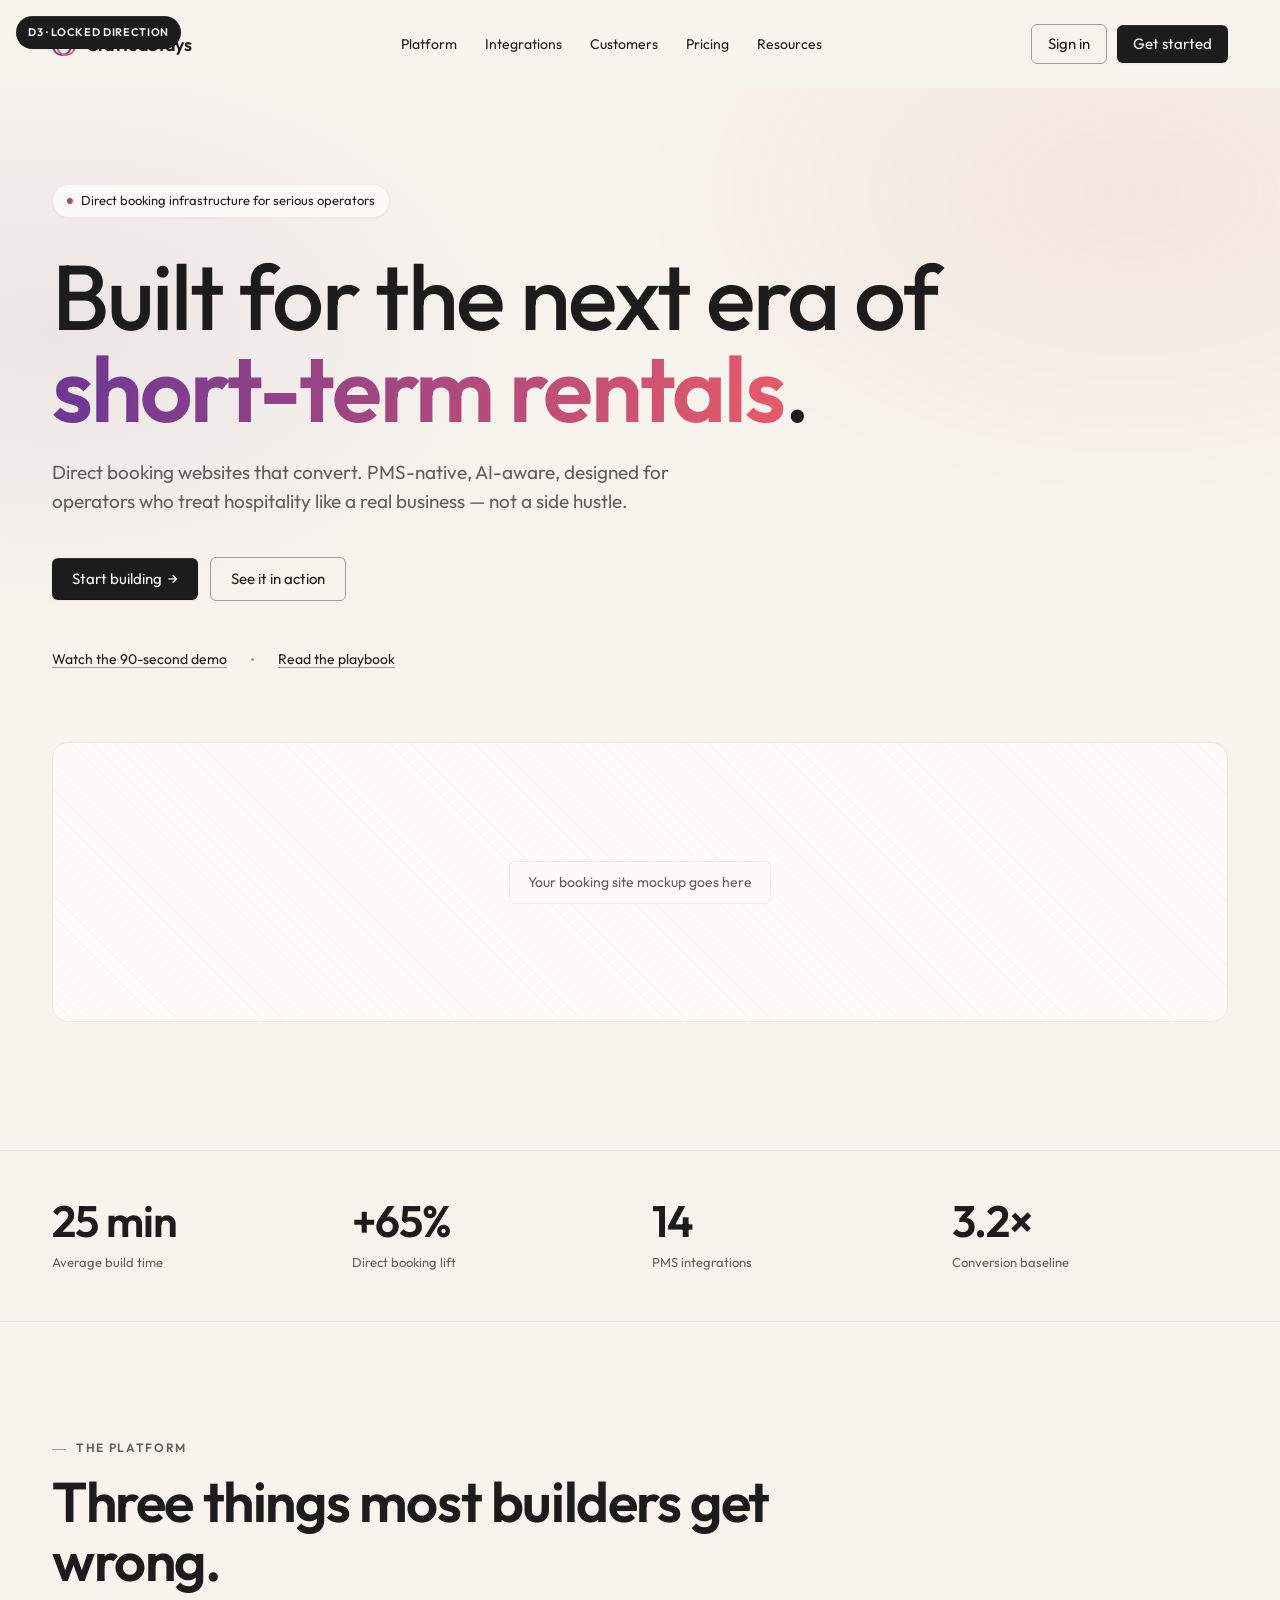
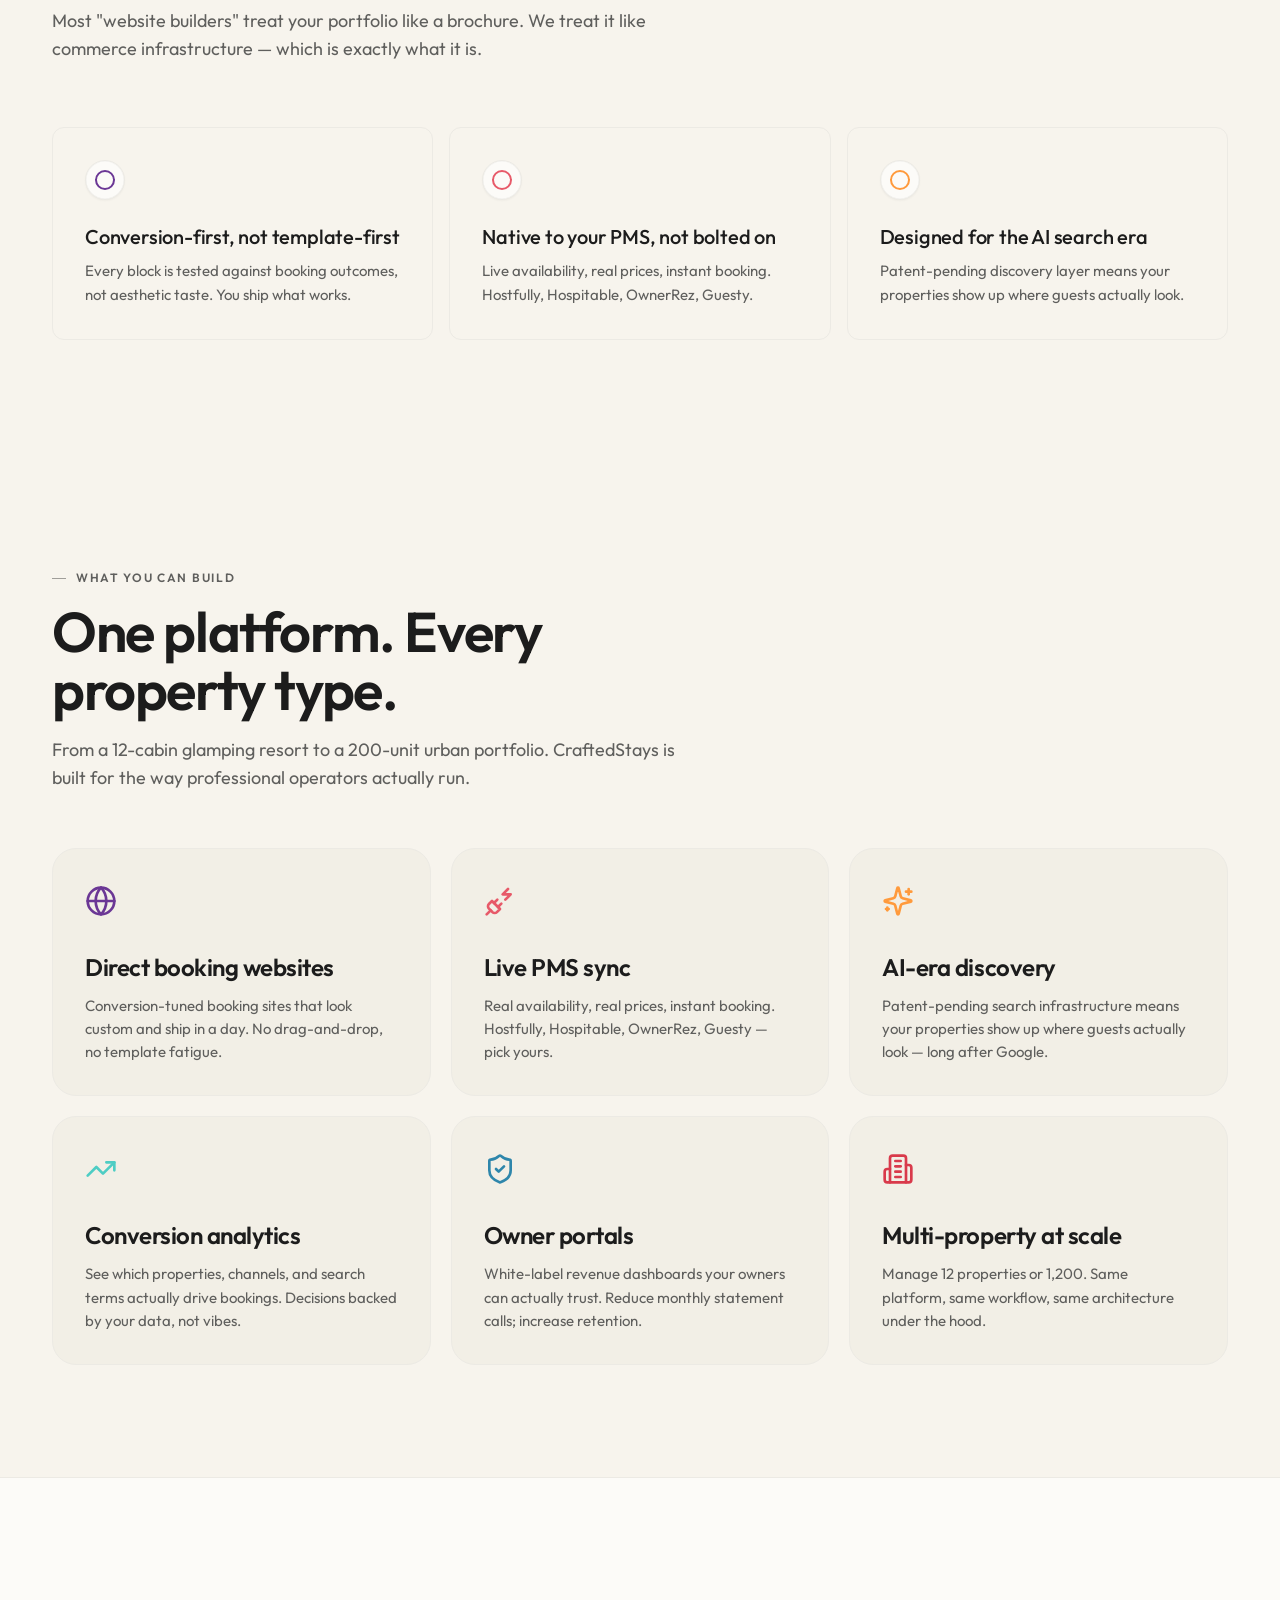
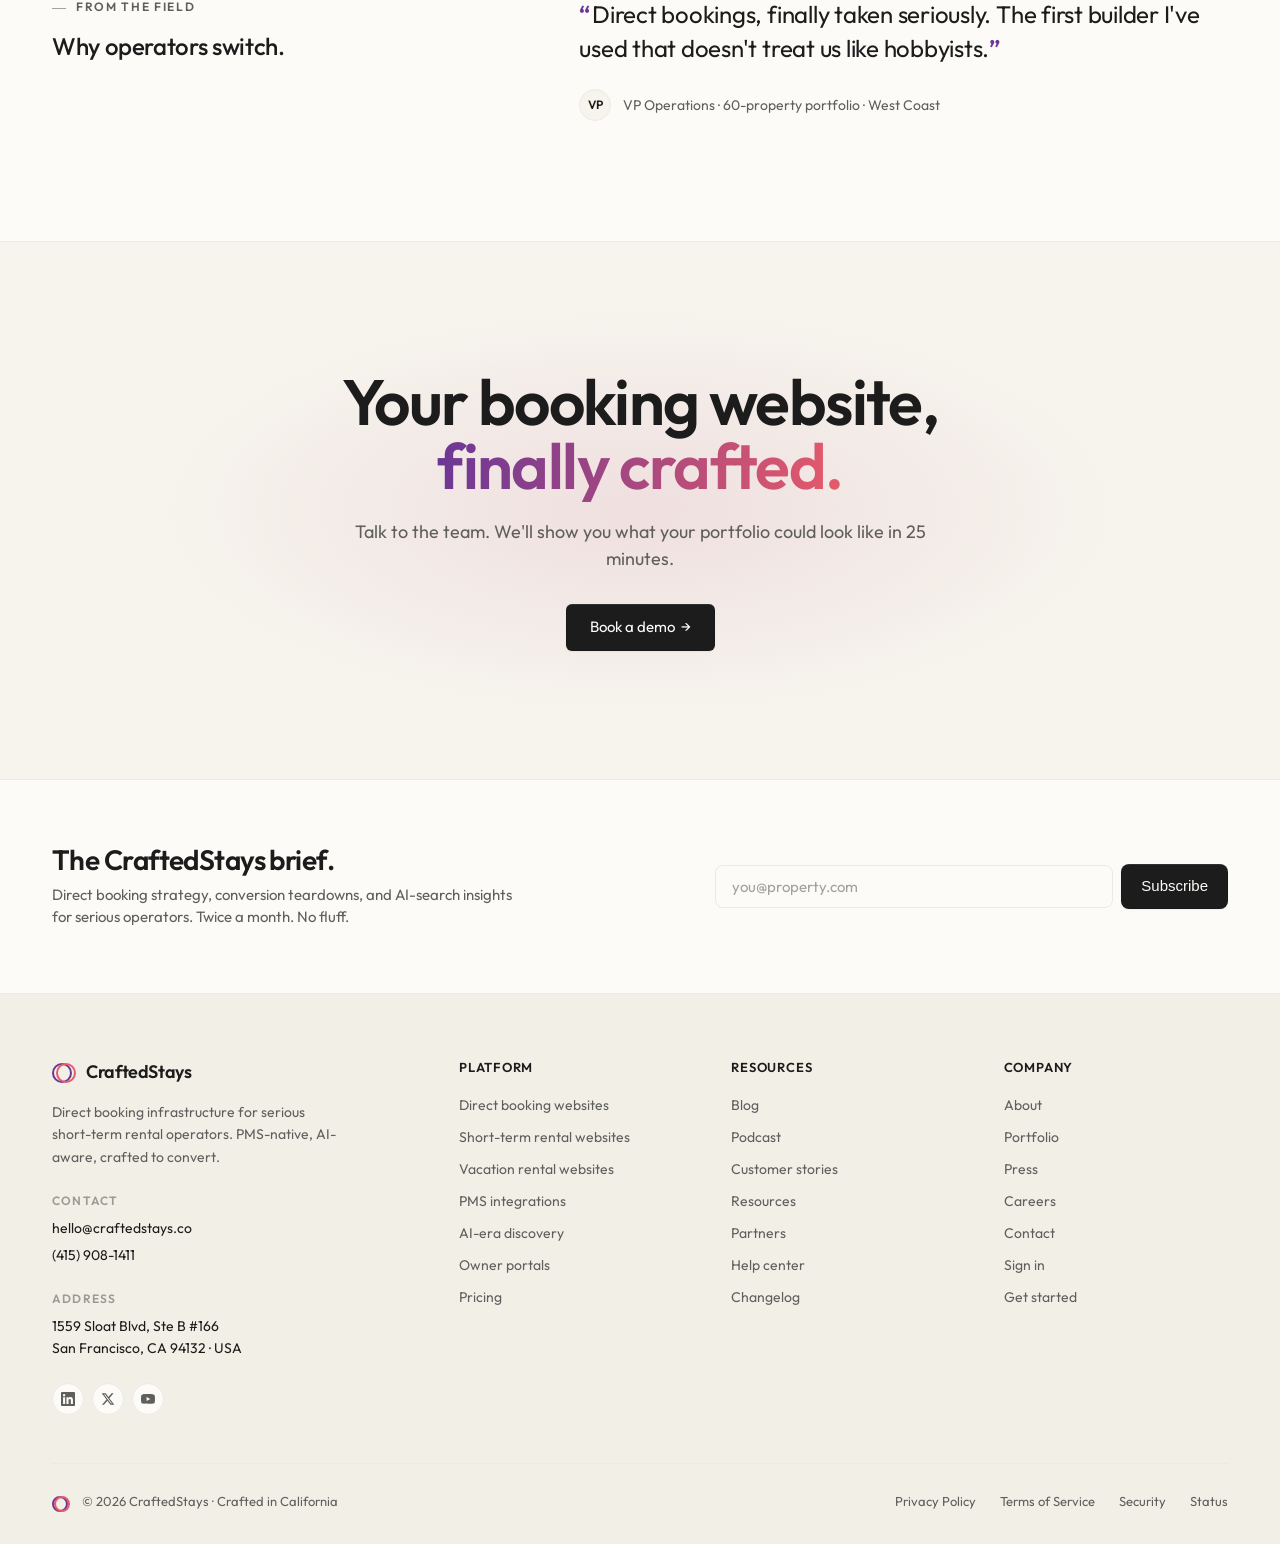
<file: skill/references/exemplar.html>
<!doctype html>
<html lang="en">
<head>
<meta charset="utf-8" />
<meta name="viewport" content="width=device-width, initial-scale=1" />
<title>CraftedStays — Direction D3: Locked</title>
<link rel="preconnect" href="https://fonts.googleapis.com">
<link rel="preconnect" href="https://fonts.gstatic.com" crossorigin>
<link href="https://fonts.googleapis.com/css2?family=Outfit:wght@400;500;600;700&display=swap" rel="stylesheet">
<style>
  :root{
    --cream:#F7F4ED;
    --cream-2:#F2EFE6;
    --paper:#FCFBF8;
    --ink:#1C1C1C;
    --ink-83:rgba(28,28,28,0.83);
    --ink-60:#5F5F5D;
    --ink-40:rgba(28,28,28,0.40);
    --ink-12:rgba(28,28,28,0.12);
    --ink-04:rgba(28,28,28,0.04);
    --line:#ECEAE4;
    --line-strong:#D8D4C6;
    --purple:#6B3795;
    --coral:#E75A69;
    --orange:#FF9A3C;
    --grad: linear-gradient(95deg, #6B3795 0%, #E75A69 100%);
    --max:1240px;

    /* Icon-card accent colors (rotates 1→6 across grid) */
    --icon-1:#6B3795; /* deep purple — logo */
    --icon-2:#E75A69; /* coral — logo */
    --icon-3:#FF9A3C; /* bright orange */
    --icon-4:#4ECDC4; /* teal mint */
    --icon-5:#2E86AB; /* deep navy */
    --icon-6:#D93A4B; /* deep red */
  }
  *{box-sizing:border-box}
  html,body{margin:0;padding:0}
  body{
    font-family:'Outfit',ui-sans-serif,system-ui,sans-serif;
    background:var(--cream);
    color:var(--ink);
    -webkit-font-smoothing:antialiased;
    line-height:1.5;
  }
  .wrap{max-width:var(--max);margin:0 auto;padding:0 32px}

  .tag{position:fixed;top:16px;left:16px;background:var(--ink);color:var(--paper);font-size:11px;font-weight:600;letter-spacing:0.06em;text-transform:uppercase;padding:8px 12px;border-radius:999px;z-index:100;box-shadow:inset 0 0.5px 0 0 rgba(255,255,255,.2),inset 0 0 0 0.5px rgba(0,0,0,.2),0 1px 2px 0 rgba(0,0,0,.05)}

  /* Nav */
  .nav{padding:20px 0;background:var(--cream)}
  .nav-inner{display:flex;align-items:center;justify-content:space-between;height:48px}
  .logo{display:flex;align-items:center;gap:10px;font-weight:600;font-size:18px;letter-spacing:-0.02em}
  .logo-mark{width:24px;height:24px;position:relative;flex-shrink:0}
  .logo-mark::before,.logo-mark::after{content:"";position:absolute;width:16px;height:16px;border:2.5px solid var(--purple);border-radius:50%}
  .logo-mark::before{left:0;top:4px}
  .logo-mark::after{right:0;top:4px;border-color:var(--coral)}
  .nav-links{display:flex;gap:28px;list-style:none;margin:0;padding:0;font-size:14px;font-weight:400}
  .nav-links a{color:var(--ink);text-decoration:none}
  .nav-links a:hover{text-decoration:underline}
  .nav-cta{display:flex;gap:10px;align-items:center}

  /* Buttons */
  .btn{display:inline-flex;align-items:center;gap:6px;padding:8px 16px;border-radius:6px;font-weight:400;font-size:15px;text-decoration:none;border:none;transition:opacity .15s ease;line-height:1.5}
  .btn-primary{background:var(--ink);color:var(--paper);box-shadow:inset 0 0.5px 0 0 rgba(255,255,255,.2),inset 0 0 0 0.5px rgba(0,0,0,.2),0 1px 2px 0 rgba(0,0,0,.05)}
  .btn-primary:active{opacity:.8}
  .btn-ghost{background:transparent;color:var(--ink);border:1px solid var(--ink-40)}
  .btn-ghost:active{opacity:.8}
  .btn-arrow::after{content:"→";transition:transform .15s ease}
  .btn-arrow:hover::after{transform:translateX(2px)}

  .link-inline{color:var(--ink);text-decoration:underline;text-underline-offset:3px;text-decoration-color:var(--ink-40);text-decoration-thickness:1px;font-size:14px;font-weight:400;transition:text-decoration-color .15s ease}
  .link-inline:hover{text-decoration-color:var(--ink)}

  /* Hero — softer 2-color wash */
  .hero{padding:96px 0 128px;position:relative;overflow:hidden}
  .hero::before{content:"";position:absolute;inset:-10% -10% 0;background:radial-gradient(55% 45% at 82% 18%,rgba(231,90,105,0.10),transparent 60%),radial-gradient(50% 40% at 12% 30%,rgba(107,55,149,0.08),transparent 65%);pointer-events:none}
  .hero .wrap{position:relative;z-index:2}
  .hero-eyebrow{display:inline-flex;align-items:center;gap:8px;padding:6px 14px;border-radius:999px;background:var(--paper);border:1px solid var(--line);font-size:13px;font-weight:400;color:var(--ink);margin-bottom:32px;box-shadow:0 1px 2px rgba(0,0,0,.03)}
  .hero-eyebrow::before{content:"";width:6px;height:6px;border-radius:50%;background:var(--grad)}
  h1.hero-h1{
    font-family:'Outfit';
    font-weight:480;
    font-size:clamp(48px,7.2vw,96px);
    line-height:1;
    letter-spacing:-0.025em;
    margin:0 0 24px;
    max-width:18ch;
    color:var(--ink);
  }
  h1.hero-h1 .accent{font-weight:600;background:var(--grad);-webkit-background-clip:text;background-clip:text;-webkit-text-fill-color:transparent;color:transparent}
  .hero-sub{font-size:19px;line-height:1.55;color:var(--ink-60);max-width:58ch;margin:0 0 40px;font-weight:400}
  .hero-cta{display:flex;gap:12px;align-items:center;flex-wrap:wrap}
  .hero-cta .btn{padding:10px 20px;font-size:15px}
  .hero-meta{margin-top:48px;display:flex;gap:24px;align-items:center;font-size:13px;color:var(--ink-60)}
  .hero-meta .dot{width:3px;height:3px;border-radius:50%;background:var(--ink-40)}

  .hero-mockup{margin-top:72px;background:var(--paper);border:1px solid var(--line);border-radius:16px;padding:24px;display:flex;gap:16px;align-items:center;justify-content:center;color:var(--ink-60);font-size:14px;height:280px;position:relative;overflow:hidden}
  .hero-mockup::before{content:"";position:absolute;inset:0;background:repeating-linear-gradient(45deg,transparent,transparent 14px,var(--ink-04) 14px,var(--ink-04) 15px);opacity:.5}
  .hero-mockup span{position:relative;background:var(--paper);padding:10px 18px;border-radius:6px;border:1px solid var(--line)}

  /* Stats */
  .stats{padding:48px 0;border-top:1px solid var(--line);border-bottom:1px solid var(--line);background:var(--cream)}
  .stats-row{display:grid;grid-template-columns:repeat(4,1fr);gap:24px}
  .stat strong{display:block;font-family:'Outfit';font-weight:600;font-size:44px;line-height:1;letter-spacing:-0.025em;color:var(--ink);margin-bottom:6px}
  .stat span{font-size:13px;color:var(--ink-60)}

  /* Section */
  .section{padding:112px 0}
  .section-head{margin-bottom:64px;max-width:720px}
  .section-eyebrow{display:inline-block;font-size:12px;font-weight:600;letter-spacing:0.14em;text-transform:uppercase;color:var(--ink-60);margin-bottom:16px}
  .section-eyebrow::before{content:"";display:inline-block;width:14px;height:1px;background:var(--ink-40);vertical-align:middle;margin-right:10px}
  .section-title{font-family:'Outfit';font-weight:600;font-size:clamp(34px,4.6vw,56px);line-height:1.05;letter-spacing:-0.025em;margin:0 0 16px}
  .section-lede{font-size:18px;color:var(--ink-60);max-width:54ch;margin:0;line-height:1.55}

  /* Cards — D's interlocking ring icons restored, accent rotates per card */
  .features{display:grid;grid-template-columns:repeat(3,1fr);gap:16px}
  .feature{background:var(--cream);border:1px solid var(--line);border-radius:12px;padding:32px;transition:border-color .15s ease}
  .feature:hover{border-color:var(--line-strong)}
  .feature-icon{width:40px;height:40px;border-radius:999px;background:var(--paper);border:1px solid var(--line);display:flex;align-items:center;justify-content:center;margin-bottom:24px;box-shadow:inset 0 0.5px 0 0 rgba(255,255,255,.2),inset 0 0 0 0.5px rgba(0,0,0,.05),0 1px 2px 0 rgba(0,0,0,.03);position:relative}
  .feature-icon::after{content:"";width:16px;height:16px;border:2.5px solid var(--purple);border-radius:50%}
  .feature:nth-child(2) .feature-icon::after{border-color:var(--coral)}
  .feature:nth-child(3) .feature-icon::after{border-color:var(--orange)}
  .feature h3{font-weight:500;font-size:20px;line-height:1.25;letter-spacing:-0.01em;margin:0 0 10px}
  .feature p{font-size:15px;color:var(--ink-60);line-height:1.6;margin:0}

  /* Icon cards — Lovable founders pattern adapted */
  .icon-section{padding:112px 0;background:var(--cream)}
  .icon-section .section-head{margin-bottom:56px;max-width:680px}
  .icon-grid{display:grid;grid-template-columns:repeat(3,1fr);gap:20px}
  .icon-card{background:var(--cream-2);border:1px solid var(--line);border-radius:24px;padding:36px 32px 32px;transition:border-color .15s ease, transform .15s ease}
  .icon-card:hover{border-color:var(--line-strong)}
  .icon-card .icon{width:32px;height:32px;display:flex;align-items:center;justify-content:center;margin-bottom:36px}
  .icon-card .icon svg{width:32px;height:32px;display:block}
  .icon-card:nth-child(1) .icon{color:var(--icon-1)}
  .icon-card:nth-child(2) .icon{color:var(--icon-2)}
  .icon-card:nth-child(3) .icon{color:var(--icon-3)}
  .icon-card:nth-child(4) .icon{color:var(--icon-4)}
  .icon-card:nth-child(5) .icon{color:var(--icon-5)}
  .icon-card:nth-child(6) .icon{color:var(--icon-6)}
  .icon-card h3{font-family:'Outfit';font-weight:600;font-size:24px;line-height:1.2;letter-spacing:-0.02em;margin:0 0 12px;color:var(--ink)}
  .icon-card p{font-size:15px;color:var(--ink-60);line-height:1.55;margin:0}

  /* Quote section */
  .quote-section{padding:120px 0;background:var(--paper);border-top:1px solid var(--line);border-bottom:1px solid var(--line)}
  .quote-grid{display:grid;grid-template-columns:1fr 1.4fr;gap:64px;align-items:start}
  .quote-eyebrow{font-size:12px;font-weight:600;letter-spacing:0.14em;text-transform:uppercase;color:var(--ink-60);margin-bottom:12px}
  .quote-eyebrow::before{content:"";display:inline-block;width:14px;height:1px;background:var(--ink-40);vertical-align:middle;margin-right:10px}
  .quote-section h3{font-family:'Outfit';font-weight:500;font-size:24px;letter-spacing:-0.015em;margin:0;color:var(--ink)}
  .quote-body{font-family:'Outfit';font-weight:400;font-size:24px;line-height:1.4;letter-spacing:-0.01em;color:var(--ink);margin:0 0 24px}
  .quote-body::before{content:"\201C";font-weight:600;color:var(--purple);margin-right:2px}
  .quote-body::after{content:"\201D";font-weight:600;color:var(--purple)}
  .quote-attr{font-size:14px;color:var(--ink-60);display:flex;align-items:center;gap:12px}
  .quote-attr-mark{width:32px;height:32px;border-radius:999px;background:var(--cream);border:1px solid var(--line);display:flex;align-items:center;justify-content:center;font-weight:600;color:var(--ink);font-size:12px}

  /* CTA */
  .cta-section{padding:128px 0;text-align:center;position:relative;overflow:hidden}
  .cta-section::before{content:"";position:absolute;inset:0;background:radial-gradient(50% 50% at 50% 50%,rgba(231,90,105,0.08),transparent 70%),radial-gradient(60% 60% at 50% 50%,rgba(107,55,149,0.05),transparent 70%);pointer-events:none}
  .cta-section .wrap{position:relative;z-index:2}
  .cta-section h2{font-family:'Outfit';font-weight:600;font-size:clamp(36px,5vw,68px);line-height:1;letter-spacing:-0.025em;margin:0 0 20px}
  .cta-section h2 .accent{background:var(--grad);-webkit-background-clip:text;background-clip:text;-webkit-text-fill-color:transparent}
  .cta-section p{font-size:18px;color:var(--ink-60);max-width:50ch;margin:0 auto 32px}

  /* Newsletter strip (above footer) */
  .newsletter{padding:64px 0;border-top:1px solid var(--line);background:var(--paper)}
  .newsletter-grid{display:grid;grid-template-columns:1.2fr 1fr;gap:48px;align-items:center}
  .newsletter h3{font-family:'Outfit';font-weight:600;font-size:28px;line-height:1.15;letter-spacing:-0.02em;margin:0 0 8px}
  .newsletter p{font-size:15px;color:var(--ink-60);margin:0;max-width:48ch}
  .newsletter form{display:flex;gap:8px;align-items:center}
  .newsletter input{flex:1;padding:11px 16px;border:1px solid var(--line);border-radius:8px;background:var(--paper);font-family:'Outfit';font-size:15px;color:var(--ink);outline:none;transition:border-color .15s ease}
  .newsletter input::placeholder{color:var(--ink-40)}
  .newsletter input:focus{border-color:var(--ink-40);box-shadow:0 0 0 3px rgba(28,28,28,.05)}
  .newsletter .btn{padding:11px 20px;border-radius:8px}

  /* Footer (multi-column) */
  .foot{padding:64px 0 32px;background:var(--cream-2);border-top:1px solid var(--line);color:var(--ink-60);font-size:14px}
  .foot-grid{display:grid;grid-template-columns:1.6fr 1fr 1fr 1fr;gap:48px;margin-bottom:48px}
  .foot-brand .logo{font-family:'Outfit';font-weight:600;font-size:18px;color:var(--ink);margin-bottom:16px}
  .foot-brand p{font-size:14px;color:var(--ink-60);line-height:1.6;margin:0 0 24px;max-width:32ch}
  .foot-contact{display:flex;flex-direction:column;gap:6px;margin-bottom:24px}
  .foot-contact-label{font-size:12px;font-weight:600;letter-spacing:0.1em;text-transform:uppercase;color:var(--ink-40);margin-bottom:2px}
  .foot-contact a{color:var(--ink);text-decoration:none}
  .foot-contact a:hover{text-decoration:underline;text-underline-offset:3px}
  .foot-contact address{font-style:normal;color:var(--ink);line-height:1.55}
  .foot-social{display:flex;gap:8px;margin-top:8px}
  .foot-social a{width:32px;height:32px;border-radius:999px;border:1px solid var(--line);display:flex;align-items:center;justify-content:center;color:var(--ink-60);transition:all .15s ease;background:var(--paper)}
  .foot-social a:hover{color:var(--ink);border-color:var(--ink-40)}
  .foot-social svg{width:14px;height:14px}

  .foot-col h4{font-family:'Outfit';font-weight:600;font-size:13px;letter-spacing:0.06em;text-transform:uppercase;color:var(--ink);margin:0 0 18px}
  .foot-col ul{list-style:none;margin:0;padding:0;display:flex;flex-direction:column;gap:11px}
  .foot-col a{color:var(--ink-60);text-decoration:none;font-size:14px;transition:color .15s ease}
  .foot-col a:hover{color:var(--ink);text-decoration:underline;text-underline-offset:3px}

  .foot-bottom{padding-top:28px;border-top:1px solid var(--line);display:flex;justify-content:space-between;align-items:center;gap:24px;flex-wrap:wrap;font-size:13px}
  .foot-bottom-left{display:flex;align-items:center;gap:12px}
  .foot-bottom-left .logo-mark{width:18px;height:18px}
  .foot-bottom-left .logo-mark::before,.foot-bottom-left .logo-mark::after{width:12px;height:12px;border-width:2px}
  .foot-bottom-left .logo-mark::before{left:0;top:3px}
  .foot-bottom-left .logo-mark::after{right:0;top:3px}
  .foot-bottom-links{display:flex;gap:24px;list-style:none;margin:0;padding:0}
  .foot-bottom-links a{color:var(--ink-60);text-decoration:none}
  .foot-bottom-links a:hover{color:var(--ink);text-decoration:underline;text-underline-offset:3px}
</style>
</head>
<body>
<div class="tag">D3 · Locked Direction</div>

<header class="nav">
  <div class="wrap nav-inner">
    <div class="logo"><span class="logo-mark"></span>CraftedStays</div>
    <ul class="nav-links">
      <li><a href="#">Platform</a></li>
      <li><a href="#">Integrations</a></li>
      <li><a href="#">Customers</a></li>
      <li><a href="#">Pricing</a></li>
      <li><a href="#">Resources</a></li>
    </ul>
    <div class="nav-cta">
      <a href="#" class="btn btn-ghost">Sign in</a>
      <a href="#" class="btn btn-primary">Get started</a>
    </div>
  </div>
</header>

<section class="hero">
  <div class="wrap">
    <div class="hero-eyebrow">Direct booking infrastructure for serious operators</div>
    <h1 class="hero-h1">Built for the next era of <span class="accent">short-term rentals</span>.</h1>
    <p class="hero-sub">Direct booking websites that convert. PMS-native, AI-aware, designed for operators who treat hospitality like a real business — not a side hustle.</p>
    <div class="hero-cta">
      <a href="#" class="btn btn-primary btn-arrow">Start building</a>
      <a href="#" class="btn btn-ghost">See it in action</a>
    </div>
    <div class="hero-meta">
      <a href="#" class="link-inline">Watch the 90-second demo</a>
      <span class="dot"></span>
      <a href="#" class="link-inline">Read the playbook</a>
    </div>
    <div class="hero-mockup"><span>Your booking site mockup goes here</span></div>
  </div>
</section>

<section class="stats">
  <div class="wrap stats-row">
    <div class="stat"><strong>25 min</strong><span>Average build time</span></div>
    <div class="stat"><strong>+65%</strong><span>Direct booking lift</span></div>
    <div class="stat"><strong>14</strong><span>PMS integrations</span></div>
    <div class="stat"><strong>3.2×</strong><span>Conversion baseline</span></div>
  </div>
</section>

<section class="section">
  <div class="wrap">
    <div class="section-head">
      <div class="section-eyebrow">The platform</div>
      <h2 class="section-title">Three things most builders get wrong.</h2>
      <p class="section-lede">Most "website builders" treat your portfolio like a brochure. We treat it like commerce infrastructure — which is exactly what it is.</p>
    </div>
    <div class="features">
      <article class="feature">
        <div class="feature-icon"></div>
        <h3>Conversion-first, not template-first</h3>
        <p>Every block is tested against booking outcomes, not aesthetic taste. You ship what works.</p>
      </article>
      <article class="feature">
        <div class="feature-icon"></div>
        <h3>Native to your PMS, not bolted on</h3>
        <p>Live availability, real prices, instant booking. Hostfully, Hospitable, OwnerRez, Guesty.</p>
      </article>
      <article class="feature">
        <div class="feature-icon"></div>
        <h3>Designed for the AI search era</h3>
        <p>Patent-pending discovery layer means your properties show up where guests actually look.</p>
      </article>
    </div>
  </div>
</section>

<section class="icon-section">
  <div class="wrap">
    <div class="section-head">
      <div class="section-eyebrow">What you can build</div>
      <h2 class="section-title">One platform. Every property type.</h2>
      <p class="section-lede">From a 12-cabin glamping resort to a 200-unit urban portfolio. CraftedStays is built for the way professional operators actually run.</p>
    </div>
    <div class="icon-grid">
      <article class="icon-card">
        <!-- lucide: globe -->
        <div class="icon"><svg xmlns="http://www.w3.org/2000/svg" viewBox="0 0 24 24" fill="none" stroke="currentColor" stroke-width="2" stroke-linecap="round" stroke-linejoin="round"><circle cx="12" cy="12" r="10"/><path d="M12 2a14.5 14.5 0 0 0 0 20 14.5 14.5 0 0 0 0-20"/><path d="M2 12h20"/></svg></div>
        <h3>Direct booking websites</h3>
        <p>Conversion-tuned booking sites that look custom and ship in a day. No drag-and-drop, no template fatigue.</p>
      </article>
      <article class="icon-card">
        <!-- lucide: plug-zap -->
        <div class="icon"><svg xmlns="http://www.w3.org/2000/svg" viewBox="0 0 24 24" fill="none" stroke="currentColor" stroke-width="2" stroke-linecap="round" stroke-linejoin="round"><path d="M6.3 20.3a2.4 2.4 0 0 0 3.4 0L12 18l-6-6-2.3 2.3a2.4 2.4 0 0 0 0 3.4Z"/><path d="m2 22 3-3"/><path d="M7.5 13.5 10 11"/><path d="M10.5 16.5 13 14"/><path d="m18 3-4 4h6l-4 4"/></svg></div>
        <h3>Live PMS sync</h3>
        <p>Real availability, real prices, instant booking. Hostfully, Hospitable, OwnerRez, Guesty — pick yours.</p>
      </article>
      <article class="icon-card">
        <!-- lucide: sparkles -->
        <div class="icon"><svg xmlns="http://www.w3.org/2000/svg" viewBox="0 0 24 24" fill="none" stroke="currentColor" stroke-width="2" stroke-linecap="round" stroke-linejoin="round"><path d="M9.937 15.5A2 2 0 0 0 8.5 14.063l-6.135-1.582a.5.5 0 0 1 0-.962L8.5 9.936A2 2 0 0 0 9.937 8.5l1.582-6.135a.5.5 0 0 1 .963 0L14.063 8.5A2 2 0 0 0 15.5 9.937l6.135 1.581a.5.5 0 0 1 0 .964L15.5 14.063a2 2 0 0 0-1.437 1.437l-1.582 6.135a.5.5 0 0 1-.963 0z"/><path d="M20 3v4"/><path d="M22 5h-4"/><path d="M4 17v2"/><path d="M5 18H3"/></svg></div>
        <h3>AI-era discovery</h3>
        <p>Patent-pending search infrastructure means your properties show up where guests actually look — long after Google.</p>
      </article>
      <article class="icon-card">
        <!-- lucide: trending-up -->
        <div class="icon"><svg xmlns="http://www.w3.org/2000/svg" viewBox="0 0 24 24" fill="none" stroke="currentColor" stroke-width="2" stroke-linecap="round" stroke-linejoin="round"><polyline points="22 7 13.5 15.5 8.5 10.5 2 17"/><polyline points="16 7 22 7 22 13"/></svg></div>
        <h3>Conversion analytics</h3>
        <p>See which properties, channels, and search terms actually drive bookings. Decisions backed by your data, not vibes.</p>
      </article>
      <article class="icon-card">
        <!-- lucide: shield-check -->
        <div class="icon"><svg xmlns="http://www.w3.org/2000/svg" viewBox="0 0 24 24" fill="none" stroke="currentColor" stroke-width="2" stroke-linecap="round" stroke-linejoin="round"><path d="M20 13c0 5-3.5 7.5-7.66 8.95a1 1 0 0 1-.67-.01C7.5 20.5 4 18 4 13V6a1 1 0 0 1 1-1c2 0 4.5-1.2 6.24-2.72a1.17 1.17 0 0 1 1.52 0C14.51 3.81 17 5 19 5a1 1 0 0 1 1 1z"/><path d="m9 12 2 2 4-4"/></svg></div>
        <h3>Owner portals</h3>
        <p>White-label revenue dashboards your owners can actually trust. Reduce monthly statement calls; increase retention.</p>
      </article>
      <article class="icon-card">
        <!-- lucide: building-2 -->
        <div class="icon"><svg xmlns="http://www.w3.org/2000/svg" viewBox="0 0 24 24" fill="none" stroke="currentColor" stroke-width="2" stroke-linecap="round" stroke-linejoin="round"><path d="M6 22V4a2 2 0 0 1 2-2h8a2 2 0 0 1 2 2v18Z"/><path d="M6 12H4a2 2 0 0 0-2 2v6a2 2 0 0 0 2 2h2"/><path d="M18 9h2a2 2 0 0 1 2 2v9a2 2 0 0 1-2 2h-2"/><path d="M10 6h4"/><path d="M10 10h4"/><path d="M10 14h4"/><path d="M10 18h4"/></svg></div>
        <h3>Multi-property at scale</h3>
        <p>Manage 12 properties or 1,200. Same platform, same workflow, same architecture under the hood.</p>
      </article>
    </div>
  </div>
</section>

<section class="quote-section">
  <div class="wrap">
    <div class="quote-grid">
      <div>
        <div class="quote-eyebrow">From the field</div>
        <h3>Why operators switch.</h3>
      </div>
      <div>
        <p class="quote-body">Direct bookings, finally taken seriously. The first builder I've used that doesn't treat us like hobbyists.</p>
        <div class="quote-attr">
          <span class="quote-attr-mark">VP</span>
          <div>VP Operations · 60-property portfolio · West Coast</div>
        </div>
      </div>
    </div>
  </div>
</section>

<section class="cta-section">
  <div class="wrap">
    <h2>Your booking website,<br><span class="accent">finally crafted.</span></h2>
    <p>Talk to the team. We'll show you what your portfolio could look like in 25 minutes.</p>
    <a href="#" class="btn btn-primary btn-arrow" style="padding:12px 24px;font-size:15px">Book a demo</a>
  </div>
</section>

<section class="newsletter">
  <div class="wrap newsletter-grid">
    <div>
      <h3>The CraftedStays brief.</h3>
      <p>Direct booking strategy, conversion teardowns, and AI-search insights for serious operators. Twice a month. No fluff.</p>
    </div>
    <form onsubmit="event.preventDefault()">
      <input type="email" placeholder="you@property.com" required>
      <button type="submit" class="btn btn-primary">Subscribe</button>
    </form>
  </div>
</section>

<footer class="foot">
  <div class="wrap">
    <div class="foot-grid">
      <div class="foot-brand">
        <div class="logo"><span class="logo-mark"></span>CraftedStays</div>
        <p>Direct booking infrastructure for serious short-term rental operators. PMS-native, AI-aware, crafted to convert.</p>

        <div class="foot-contact">
          <span class="foot-contact-label">Contact</span>
          <a href="mailto:hello@craftedstays.co">hello@craftedstays.co</a>
          <a href="tel:+14159081411">(415) 908-1411</a>
        </div>

        <div class="foot-contact">
          <span class="foot-contact-label">Address</span>
          <address>1559 Sloat Blvd, Ste B #166<br>San Francisco, CA 94132 · USA</address>
        </div>

        <div class="foot-social">
          <a href="#" aria-label="LinkedIn"><svg viewBox="0 0 24 24" fill="currentColor"><path d="M20.45 20.45h-3.55v-5.57c0-1.33-.02-3.04-1.85-3.04-1.85 0-2.13 1.45-2.13 2.94v5.67H9.37V9h3.41v1.56h.05c.47-.9 1.64-1.85 3.37-1.85 3.6 0 4.27 2.37 4.27 5.46v6.28zM5.34 7.43a2.06 2.06 0 1 1 0-4.12 2.06 2.06 0 0 1 0 4.12zm1.78 13.02H3.56V9h3.55v11.45zM22.22 0H1.77C.79 0 0 .77 0 1.72v20.56C0 23.23.79 24 1.77 24h20.45C23.21 24 24 23.23 24 22.28V1.72C24 .77 23.21 0 22.22 0z"/></svg></a>
          <a href="#" aria-label="X / Twitter"><svg viewBox="0 0 24 24" fill="currentColor"><path d="M18.244 2.25h3.308l-7.227 8.26 8.502 11.24H16.17l-5.214-6.817L4.99 21.75H1.68l7.73-8.835L1.254 2.25H8.08l4.713 6.231zm-1.161 17.52h1.833L7.084 4.126H5.117z"/></svg></a>
          <a href="#" aria-label="YouTube"><svg viewBox="0 0 24 24" fill="currentColor"><path d="M23.5 6.2a3 3 0 0 0-2.1-2.1C19.5 3.5 12 3.5 12 3.5s-7.5 0-9.4.6A3 3 0 0 0 .5 6.2C0 8.1 0 12 0 12s0 3.9.5 5.8a3 3 0 0 0 2.1 2.1C4.5 20.5 12 20.5 12 20.5s7.5 0 9.4-.6a3 3 0 0 0 2.1-2.1c.5-1.9.5-5.8.5-5.8s0-3.9-.5-5.8zM9.6 15.6V8.4l6.3 3.6-6.3 3.6z"/></svg></a>
        </div>
      </div>

      <div class="foot-col">
        <h4>Platform</h4>
        <ul>
          <li><a href="#">Direct booking websites</a></li>
          <li><a href="#">Short-term rental websites</a></li>
          <li><a href="#">Vacation rental websites</a></li>
          <li><a href="#">PMS integrations</a></li>
          <li><a href="#">AI-era discovery</a></li>
          <li><a href="#">Owner portals</a></li>
          <li><a href="#">Pricing</a></li>
        </ul>
      </div>

      <div class="foot-col">
        <h4>Resources</h4>
        <ul>
          <li><a href="#">Blog</a></li>
          <li><a href="#">Podcast</a></li>
          <li><a href="#">Customer stories</a></li>
          <li><a href="#">Resources</a></li>
          <li><a href="#">Partners</a></li>
          <li><a href="#">Help center</a></li>
          <li><a href="#">Changelog</a></li>
        </ul>
      </div>

      <div class="foot-col">
        <h4>Company</h4>
        <ul>
          <li><a href="#">About</a></li>
          <li><a href="#">Portfolio</a></li>
          <li><a href="#">Press</a></li>
          <li><a href="#">Careers</a></li>
          <li><a href="#">Contact</a></li>
          <li><a href="#">Sign in</a></li>
          <li><a href="#">Get started</a></li>
        </ul>
      </div>
    </div>

    <div class="foot-bottom">
      <div class="foot-bottom-left">
        <span class="logo-mark"></span>
        <span>© 2026 CraftedStays · Crafted in California</span>
      </div>
      <ul class="foot-bottom-links">
        <li><a href="#">Privacy Policy</a></li>
        <li><a href="#">Terms of Service</a></li>
        <li><a href="#">Security</a></li>
        <li><a href="#">Status</a></li>
      </ul>
    </div>
  </div>
</footer>
</body>
</html>
</file>
